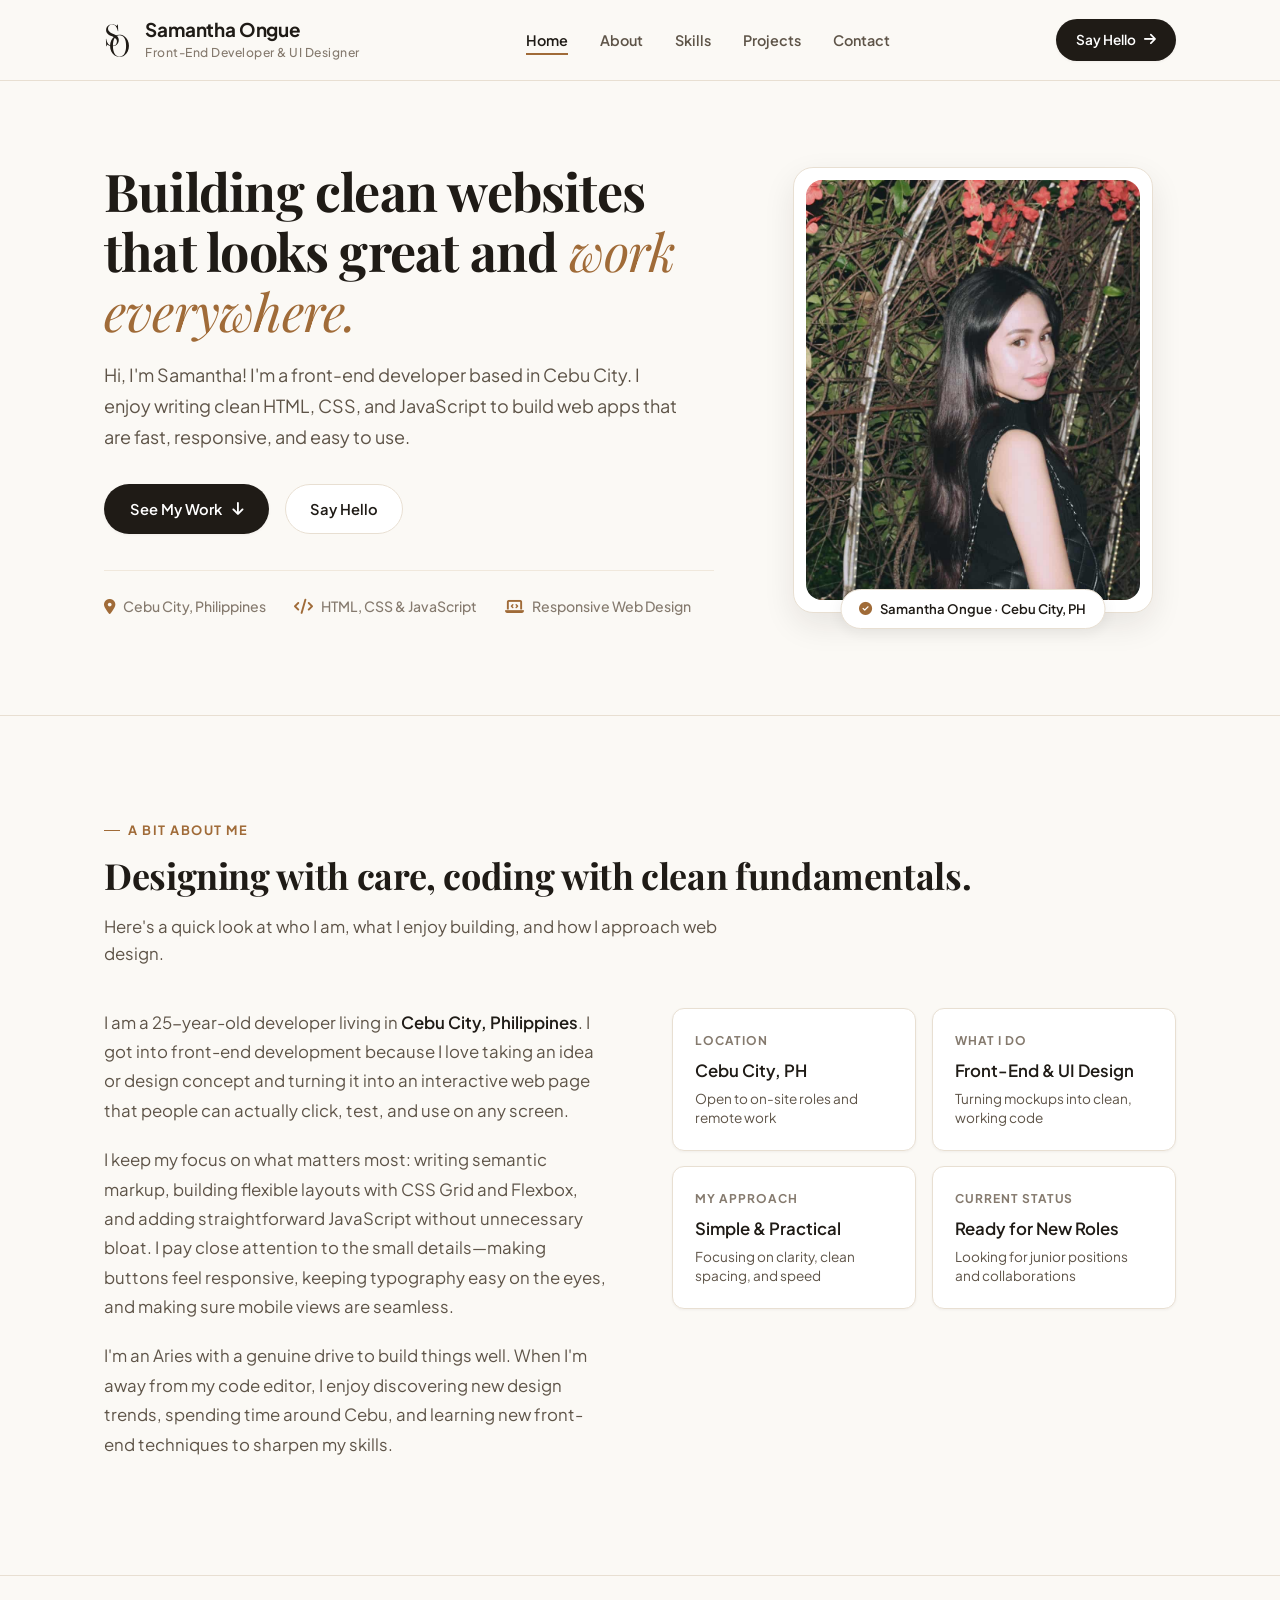
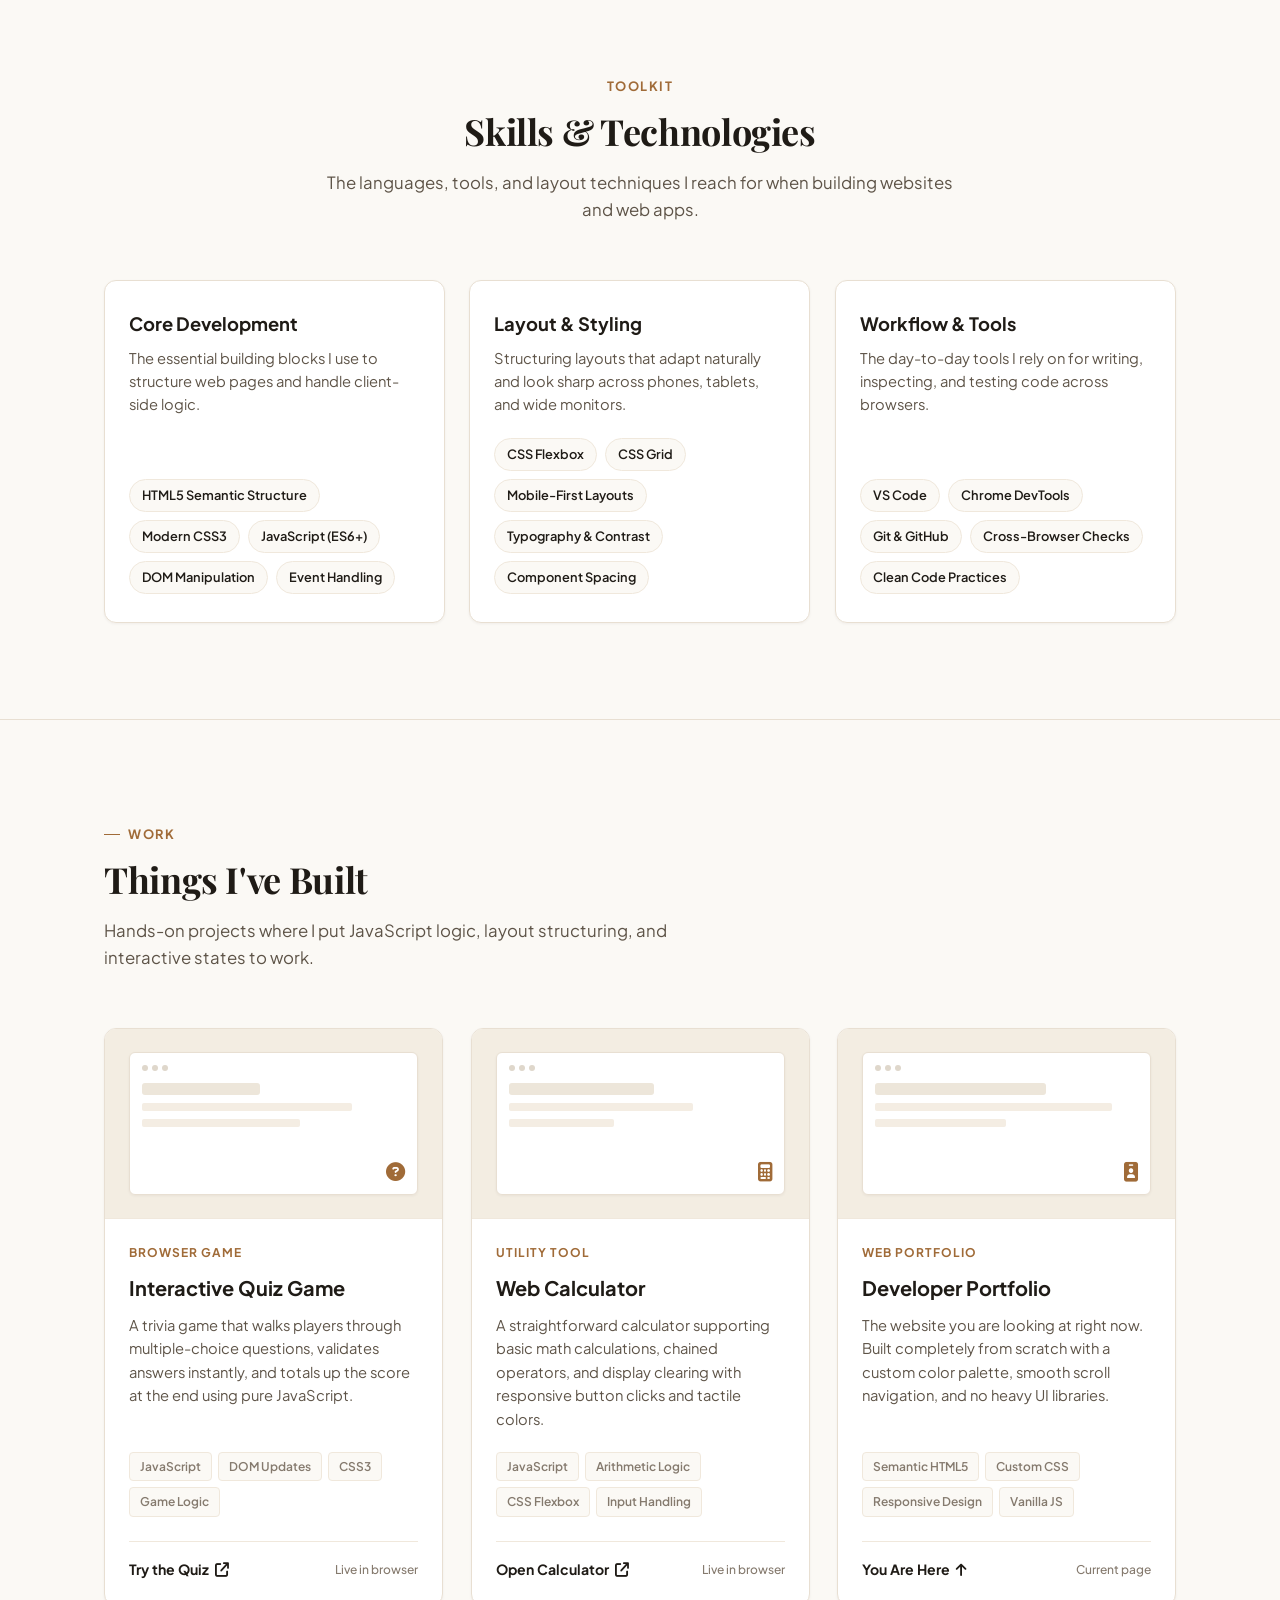
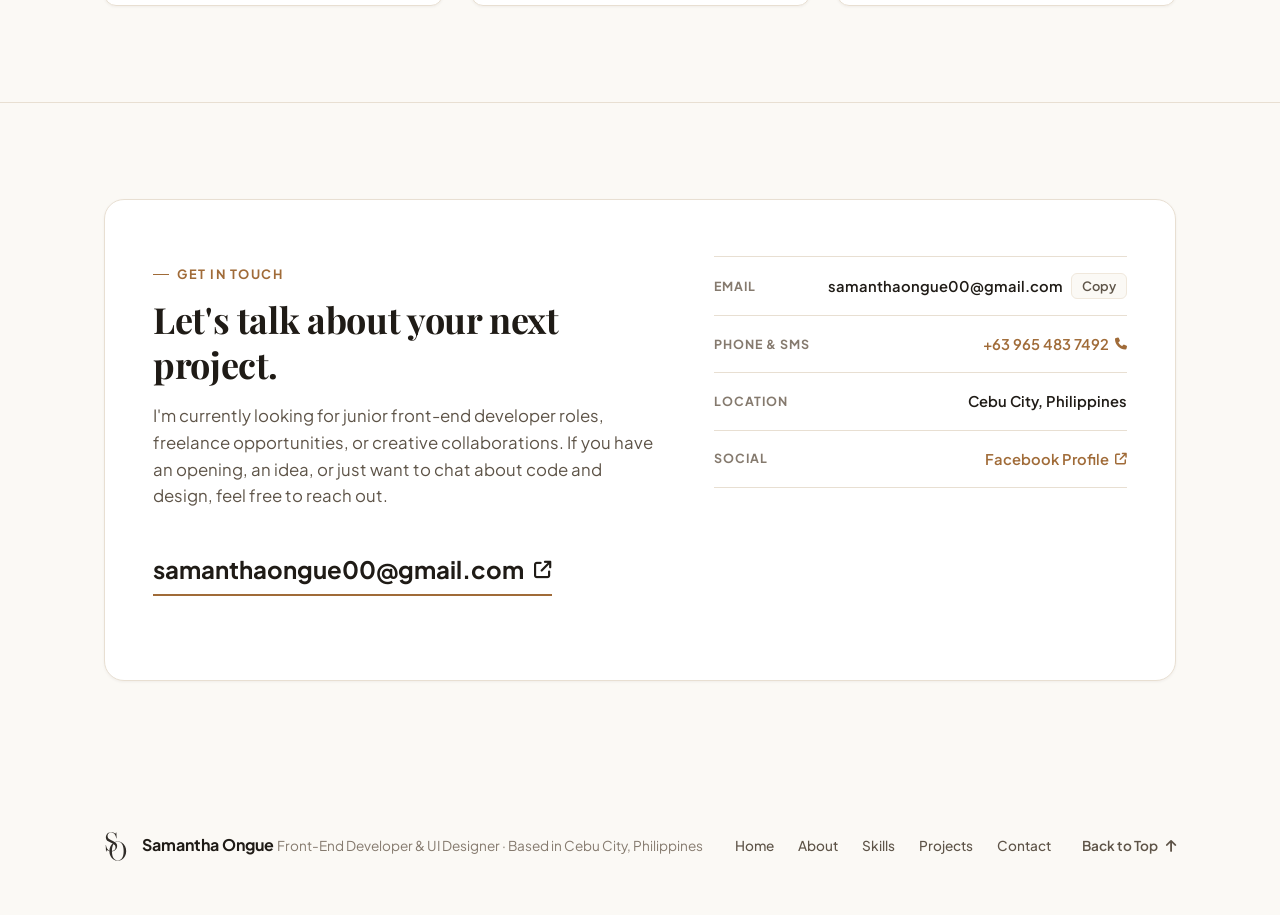
<file: index.html>
<!DOCTYPE html>
<html lang="en">

<head>
  <meta charset="UTF-8" />
  <meta name="viewport" content="width=device-width, initial-scale=1.0" />
  <title>Samantha Ongue | Front-End Developer & UI Designer</title>
  <meta name="description"
    content="Portfolio of Samantha Ongue, front-end developer and UI designer in Cebu City, Philippines" />

  <!-- Favicon -->
  <link rel="icon" type="image/svg+xml" href="logo.svg" />

  <!-- Typography -->
  <link rel="preconnect" href="https://fonts.googleapis.com">
  <link rel="preconnect" href="https://fonts.gstatic.com" crossorigin>
  <link
    href="https://fonts.googleapis.com/css2?family=Plus+Jakarta+Sans:wght@300;400;500;600;700&family=Playfair+Display:ital,wght@0,600;0,700;1,400&display=swap"
    rel="stylesheet">

  <!-- Font Awesome Icons -->
  <link rel="stylesheet" href="https://cdnjs.cloudflare.com/ajax/libs/font-awesome/6.5.1/css/all.min.css" />

  <!-- Main Stylesheet -->
  <link rel="stylesheet" href="style.css" />
</head>

<body>

  <!-- Site Navigation Header -->
  <header class="site-header" id="site-header">
    <div class="container nav-wrapper">
      <a href="#hero" class="brand-logo" aria-label="Samantha Ongue Home">
        <img src="logo.svg" alt="Samantha Ongue Monogram" class="brand-mark" />
        <div class="brand-text">
          <span class="brand-name">Samantha Ongue</span>
          <span class="brand-role">Front-End Developer & UI Designer</span>
        </div>
      </a>

      <nav aria-label="Main Navigation">
        <ul class="nav-links" id="nav-links">
          <li><a href="#hero" class="nav-link active">Home</a></li>
          <li><a href="#about" class="nav-link">About</a></li>
          <li><a href="#skills" class="nav-link">Skills</a></li>
          <li><a href="#projects" class="nav-link">Projects</a></li>
          <li><a href="#contact" class="nav-link">Contact</a></li>
        </ul>
      </nav>

      <div class="header-actions">
        <a href="#contact" class="btn-header-cta">
          <span>Say Hello</span>
          <i class="fa-solid fa-arrow-right" aria-hidden="true"></i>
        </a>
        <button class="mobile-toggle" id="mobile-toggle" aria-label="Toggle navigation menu" aria-expanded="false">
          <i class="fa-solid fa-bars" id="toggle-icon"></i>
        </button>
      </div>
    </div>
  </header>

  <!-- Main Content Structure -->
  <main>

    <!-- Hero Section -->
    <section class="hero-section" id="hero">
      <div class="container">
        <div class="hero-grid">

          <div class="hero-content">
            <h1 class="hero-headline">
              Building clean websites that looks great and <span class="sub-text">work everywhere.</span>
            </h1>

            <p class="hero-bio">
              Hi, I'm Samantha! I'm a front-end developer based in Cebu City. I enjoy writing clean HTML, CSS, and
              JavaScript to build web apps that are fast, responsive, and easy to use.
            </p>

            <div class="hero-actions">
              <a href="#projects" class="btn-primary">
                <span>See My Work</span>
                <i class="fa-solid fa-arrow-down" aria-hidden="true"></i>
              </a>
              <a href="#contact" class="btn-secondary">
                <span>Say Hello</span>
              </a>
            </div>

            <ul class="hero-meta-list">
              <li class="hero-meta-item">
                <i class="fa-solid fa-location-dot" aria-hidden="true"></i>
                <span>Cebu City, Philippines</span>
              </li>
              <li class="hero-meta-item">
                <i class="fa-solid fa-code" aria-hidden="true"></i>
                <span>HTML, CSS & JavaScript</span>
              </li>
              <li class="hero-meta-item">
                <i class="fa-solid fa-laptop-code" aria-hidden="true"></i>
                <span>Responsive Web Design</span>
              </li>
            </ul>
          </div>

          <div class="hero-visual">
            <div class="portrait-card">
              <div class="portrait-frame">
                <img src="images/samyoung.jpg" alt="Portrait of Samantha Ongue" class="portrait-img" />
              </div>
              <div class="portrait-tag">
                <i class="fa-solid fa-circle-check" aria-hidden="true"></i>
                <span>Samantha Ongue · Cebu City, PH</span>
              </div>
            </div>
          </div>

        </div>
      </div>
    </section>

    <!-- About Section -->
    <section class="section-block" id="about">
      <div class="container reveal-on-scroll">
        <span class="section-label">A Bit About Me</span>
        <h2 class="section-title">Designing with care, coding with clean fundamentals.</h2>
        <p class="section-description">
          Here's a quick look at who I am, what I enjoy building, and how I approach web design.
        </p>

        <div class="about-layout">
          <div class="about-text-content">
            <p>
              I am a 25-year-old developer living in <strong>Cebu City, Philippines</strong>. I got into front-end
              development because I love taking an idea or design concept and turning it into an interactive web page
              that people can actually click, test, and use on any screen.
            </p>
            <p>
              I keep my focus on what matters most: writing semantic markup, building flexible layouts with CSS Grid and
              Flexbox, and adding straightforward JavaScript without unnecessary bloat. I pay close attention to the
              small details—making buttons feel responsive, keeping typography easy on the eyes, and making sure mobile
              views are seamless.
            </p>
            <p>
              I'm an Aries with a genuine drive to build things well. When I'm away from my code editor, I enjoy
              discovering new design trends, spending time around Cebu, and learning new front-end techniques to sharpen
              my skills.
            </p>
          </div>

          <div class="about-facts-grid">
            <div class="fact-card reveal-on-scroll reveal-delay-1">
              <div class="fact-title">Location</div>
              <div class="fact-value">Cebu City, PH</div>
              <div class="fact-desc">Open to on-site roles and remote work</div>
            </div>

            <div class="fact-card reveal-on-scroll reveal-delay-2">
              <div class="fact-title">What I Do</div>
              <div class="fact-value">Front-End & UI Design</div>
              <div class="fact-desc">Turning mockups into clean, working code</div>
            </div>

            <div class="fact-card reveal-on-scroll reveal-delay-3">
              <div class="fact-title">My Approach</div>
              <div class="fact-value">Simple & Practical</div>
              <div class="fact-desc">Focusing on clarity, clean spacing, and speed</div>
            </div>

            <div class="fact-card reveal-on-scroll reveal-delay-4">
              <div class="fact-title">Current Status</div>
              <div class="fact-value">Ready for New Roles</div>
              <div class="fact-desc">Looking for junior positions and collaborations</div>
            </div>
          </div>
        </div>
      </div>
    </section>

    <!-- Skills Section -->
    <section class="section-block" id="skills">
      <div class="container reveal-on-scroll">
        <div class="skills-header">
          <span class="section-label">Toolkit</span>
          <h2 class="section-title">Skills & Technologies</h2>
          <p class="section-description" style="margin-left: auto; margin-right: auto;">
            The languages, tools, and layout techniques I reach for when building websites and web apps.
          </p>
        </div>

        <div class="skills-categories">

          <div class="skill-category-card reveal-on-scroll reveal-delay-1">
            <h3 class="category-title">Core Development</h3>
            <p class="category-intro">
              The essential building blocks I use to structure web pages and handle client-side logic.
            </p>
            <ul class="skill-tag-list">
              <li class="skill-tag">HTML5 Semantic Structure</li>
              <li class="skill-tag">Modern CSS3</li>
              <li class="skill-tag">JavaScript (ES6+)</li>
              <li class="skill-tag">DOM Manipulation</li>
              <li class="skill-tag">Event Handling</li>
            </ul>
          </div>

          <div class="skill-category-card reveal-on-scroll reveal-delay-2">
            <h3 class="category-title">Layout & Styling</h3>
            <p class="category-intro">
              Structuring layouts that adapt naturally and look sharp across phones, tablets, and wide monitors.
            </p>
            <ul class="skill-tag-list">
              <li class="skill-tag">CSS Flexbox</li>
              <li class="skill-tag">CSS Grid</li>
              <li class="skill-tag">Mobile-First Layouts</li>
              <li class="skill-tag">Typography & Contrast</li>
              <li class="skill-tag">Component Spacing</li>
            </ul>
          </div>

          <div class="skill-category-card reveal-on-scroll reveal-delay-3">
            <h3 class="category-title">Workflow & Tools</h3>
            <p class="category-intro">
              The day-to-day tools I rely on for writing, inspecting, and testing code across browsers.
            </p>
            <ul class="skill-tag-list">
              <li class="skill-tag">VS Code</li>
              <li class="skill-tag">Chrome DevTools</li>
              <li class="skill-tag">Git & GitHub</li>
              <li class="skill-tag">Cross-Browser Checks</li>
              <li class="skill-tag">Clean Code Practices</li>
            </ul>
          </div>

        </div>
      </div>
    </section>

    <!-- Projects Section -->
    <section class="section-block" id="projects">
      <div class="container reveal-on-scroll">
        <div class="projects-header">
          <span class="section-label">Work</span>
          <h2 class="section-title">Things I've Built</h2>
          <p class="section-description">
            Hands-on projects where I put JavaScript logic, layout structuring, and interactive states to work.
          </p>
        </div>

        <div class="projects-grid">

          <!-- Project 1: Quiz Application -->
          <article class="project-card reveal-on-scroll reveal-delay-1">
            <div class="project-preview">
              <div class="preview-mockup">
                <div class="mockup-bar">
                  <span class="mockup-dot"></span>
                  <span class="mockup-dot"></span>
                  <span class="mockup-dot"></span>
                </div>
                <div class="mockup-skeleton-title"></div>
                <div class="mockup-skeleton-row"></div>
                <div class="mockup-skeleton-row" style="width: 60%;"></div>
                <i class="fa-solid fa-circle-question mockup-interactive-icon" aria-hidden="true"></i>
              </div>
            </div>

            <div class="project-content">
              <span class="project-type-tag">Browser Game</span>
              <h3 class="project-name">Interactive Quiz Game</h3>
              <p class="project-summary">
                A trivia game that walks players through multiple-choice questions, validates answers instantly, and
                totals up the score at the end using pure JavaScript.
              </p>

              <ul class="project-tech-stack">
                <li class="tech-pill">JavaScript</li>
                <li class="tech-pill">DOM Updates</li>
                <li class="tech-pill">CSS3</li>
                <li class="tech-pill">Game Logic</li>
              </ul>

              <div class="project-card-footer">
                <a href="quiz.html" target="_blank" rel="noopener noreferrer" class="btn-project-link">
                  <span>Try the Quiz</span>
                  <i class="fa-solid fa-arrow-up-right-from-square" aria-hidden="true"></i>
                </a>
                <span class="project-status-note">Live in browser</span>
              </div>
            </div>
          </article>

          <!-- Project 2: Calculator -->
          <article class="project-card reveal-on-scroll reveal-delay-2">
            <div class="project-preview">
              <div class="preview-mockup">
                <div class="mockup-bar">
                  <span class="mockup-dot"></span>
                  <span class="mockup-dot"></span>
                  <span class="mockup-dot"></span>
                </div>
                <div class="mockup-skeleton-title" style="width: 55%;"></div>
                <div class="mockup-skeleton-row" style="width: 70%;"></div>
                <div class="mockup-skeleton-row" style="width: 40%;"></div>
                <i class="fa-solid fa-calculator mockup-interactive-icon" aria-hidden="true"></i>
              </div>
            </div>

            <div class="project-content">
              <span class="project-type-tag">Utility Tool</span>
              <h3 class="project-name">Web Calculator</h3>
              <p class="project-summary">
                A straightforward calculator supporting basic math calculations, chained operators, and display clearing
                with responsive button clicks and tactile colors.
              </p>

              <ul class="project-tech-stack">
                <li class="tech-pill">JavaScript</li>
                <li class="tech-pill">Arithmetic Logic</li>
                <li class="tech-pill">CSS Flexbox</li>
                <li class="tech-pill">Input Handling</li>
              </ul>

              <div class="project-card-footer">
                <a href="calcu.html" target="_blank" rel="noopener noreferrer" class="btn-project-link">
                  <span>Open Calculator</span>
                  <i class="fa-solid fa-arrow-up-right-from-square" aria-hidden="true"></i>
                </a>
                <span class="project-status-note">Live in browser</span>
              </div>
            </div>
          </article>

          <!-- Project 3: Portfolio Redesign -->
          <article class="project-card reveal-on-scroll reveal-delay-3">
            <div class="project-preview">
              <div class="preview-mockup">
                <div class="mockup-bar">
                  <span class="mockup-dot"></span>
                  <span class="mockup-dot"></span>
                  <span class="mockup-dot"></span>
                </div>
                <div class="mockup-skeleton-title" style="width: 65%;"></div>
                <div class="mockup-skeleton-row" style="width: 90%;"></div>
                <div class="mockup-skeleton-row" style="width: 50%;"></div>
                <i class="fa-solid fa-id-badge mockup-interactive-icon" aria-hidden="true"></i>
              </div>
            </div>

            <div class="project-content">
              <span class="project-type-tag">Web Portfolio</span>
              <h3 class="project-name">Developer Portfolio</h3>
              <p class="project-summary">
                The website you are looking at right now. Built completely from scratch with a custom color palette,
                smooth scroll navigation, and no heavy UI libraries.
              </p>

              <ul class="project-tech-stack">
                <li class="tech-pill">Semantic HTML5</li>
                <li class="tech-pill">Custom CSS</li>
                <li class="tech-pill">Responsive Design</li>
                <li class="tech-pill">Vanilla JS</li>
              </ul>

              <div class="project-card-footer">
                <a href="#hero" class="btn-project-link">
                  <span>You Are Here</span>
                  <i class="fa-solid fa-arrow-up" aria-hidden="true"></i>
                </a>
                <span class="project-status-note">Current page</span>
              </div>
            </div>
          </article>

        </div>
      </div>
    </section>

    <!-- Clean, Non-Boring Contact Section -->
    <section class="section-block" id="contact" style="border-bottom: none;">
      <div class="container reveal-on-scroll">
        <div class="contact-card">
          <div class="contact-layout">

            <div>
              <span class="section-label">Get in Touch</span>
              <h2 class="section-title">Let's talk about your next project.</h2>
              <p class="section-description" style="margin-bottom: 24px;">
                I'm currently looking for junior front-end developer roles, freelance opportunities, or creative
                collaborations. If you have an opening, an idea, or just want to chat about code and design, feel free to
                reach out.
              </p>

              <a href="mailto:samanthaongue00@gmail.com" class="contact-main-email" title="Click to send an email">
                <span>samanthaongue00@gmail.com</span>
                <i class="fa-solid fa-arrow-up-right-from-square" style="font-size: 1.1rem;" aria-hidden="true"></i>
              </a>
            </div>

            <div class="contact-directory">
              <div class="contact-entry">
                <span class="contact-entry-label">Email</span>
                <div style="display:flex; align-items:center;">
                  <span class="contact-entry-value">samanthaongue00@gmail.com</span>
                  <button class="btn-copy-inline" id="copy-email-btn" title="Copy to clipboard">Copy</button>
                </div>
              </div>

              <div class="contact-entry">
                <span class="contact-entry-label">Phone & SMS</span>
                <a href="tel:+639654837492" class="contact-entry-link">
                  <span>+63 965 483 7492</span>
                  <i class="fa-solid fa-phone" style="font-size: 0.75rem;" aria-hidden="true"></i>
                </a>
              </div>

              <div class="contact-entry">
                <span class="contact-entry-label">Location</span>
                <span class="contact-entry-value">Cebu City, Philippines</span>
              </div>

              <div class="contact-entry">
                <span class="contact-entry-label">Social</span>
                <a href="https://www.facebook.com/sam.imperial.334" target="_blank" rel="noopener noreferrer"
                  class="contact-entry-link">
                  <span>Facebook Profile</span>
                  <i class="fa-solid fa-arrow-up-right-from-square" style="font-size: 0.75rem;" aria-hidden="true"></i>
                </a>
              </div>
            </div>

          </div>
        </div>
      </div>
    </section>

  </main>

  <!-- Site Footer -->
  <footer class="site-footer">
    <div class="container footer-content">
      <div class="footer-left">
        <div class="footer-brand-wrap">
          <img src="logo.svg" alt="Samantha Ongue Monogram" class="footer-mark" />
          <div>
            <span class="footer-author">Samantha Ongue</span>
            <span class="footer-copyright">Front-End Developer & UI Designer · Based in Cebu City, Philippines</span>
          </div>
        </div>
      </div>

      <ul class="footer-links">
        <li><a href="#hero">Home</a></li>
        <li><a href="#about">About</a></li>
        <li><a href="#skills">Skills</a></li>
        <li><a href="#projects">Projects</a></li>
        <li><a href="#contact">Contact</a></li>
      </ul>

      <div>
        <a href="#hero" class="back-to-top" id="back-to-top" aria-label="Back to top of page">
          <span>Back to Top</span>
          <i class="fa-solid fa-arrow-up" aria-hidden="true"></i>
        </a>
      </div>
    </div>
  </footer>

  <!-- Toast Notification for Copy Action -->
  <div class="toast-notice" id="toast-notice" role="status" aria-live="polite">
    <i class="fa-solid fa-check" aria-hidden="true"></i>
    <span>Email copied to clipboard!</span>
  </div>

  <!-- Interactive JavaScript logic -->
  <script>
    // 1. Always reset scroll to the top on page refresh
    if ('scrollRestoration' in history) {
      history.scrollRestoration = 'manual';
    }
    window.scrollTo(0, 0);

    window.addEventListener('beforeunload', () => {
      window.scrollTo(0, 0);
    });

    if (window.location.hash) {
      history.replaceState(null, '', window.location.pathname);
    }

    document.addEventListener('DOMContentLoaded', () => {
      // Immediate reset to ensure top scroll on reload
      window.scrollTo({ top: 0, left: 0, behavior: 'instant' });

      // 2. Smooth Scroll Reveal on Scroll (IntersectionObserver)
      const revealElements = document.querySelectorAll('.reveal-on-scroll');
      if ('IntersectionObserver' in window) {
        const revealObserver = new IntersectionObserver((entries, observer) => {
          entries.forEach(entry => {
            if (entry.isIntersecting) {
              entry.target.classList.add('is-visible');
              observer.unobserve(entry.target);
            }
          });
        }, {
          threshold: 0.1,
          rootMargin: '0px 0px -30px 0px'
        });

        revealElements.forEach(el => revealObserver.observe(el));
      } else {
        revealElements.forEach(el => el.classList.add('is-visible'));
      }

      // 3. Smooth Offset Scrolling for All Anchor Links & Back to Top
      const backToTopBtn = document.getElementById('back-to-top');
      if (backToTopBtn) {
        backToTopBtn.addEventListener('click', (e) => {
          e.preventDefault();
          window.scrollTo({
            top: 0,
            behavior: 'smooth'
          });
        });
      }

      document.querySelectorAll('a[href^="#"]').forEach(anchor => {
        anchor.addEventListener('click', function (e) {
          const targetId = this.getAttribute('href');
          if (targetId === '#') return;

          // Always glide cleanly to top for hero or header links
          if (targetId === '#hero' || targetId === '#site-header' || this.id === 'back-to-top') {
            e.preventDefault();
            window.scrollTo({
              top: 0,
              behavior: 'smooth'
            });
            return;
          }

          const targetElement = document.querySelector(targetId);
          if (targetElement) {
            e.preventDefault();
            const headerHeight = document.getElementById('site-header')?.offsetHeight || 72;
            const targetOffset = targetElement.offsetTop - headerHeight;

            window.scrollTo({
              top: Math.max(0, targetOffset),
              behavior: 'smooth'
            });
          }
        });
      });

      // Mobile Navigation Drawer Toggle
      const mobileToggle = document.getElementById('mobile-toggle');
      const navLinks = document.getElementById('nav-links');
      const toggleIcon = document.getElementById('toggle-icon');

      if (mobileToggle && navLinks) {
        mobileToggle.addEventListener('click', () => {
          const isOpen = navLinks.classList.toggle('open');
          mobileToggle.setAttribute('aria-expanded', isOpen);
          if (isOpen) {
            toggleIcon.classList.remove('fa-bars');
            toggleIcon.classList.add('fa-xmark');
          } else {
            toggleIcon.classList.remove('fa-xmark');
            toggleIcon.classList.add('fa-bars');
          }
        });

        // Close mobile nav when clicking a link
        navLinks.querySelectorAll('a').forEach(link => {
          link.addEventListener('click', () => {
            navLinks.classList.remove('open');
            mobileToggle.setAttribute('aria-expanded', 'false');
            toggleIcon.classList.remove('fa-xmark');
            toggleIcon.classList.add('fa-bars');
          });
        });
      }

      // Smooth Active Nav Highlighting on Scroll
      const sections = document.querySelectorAll('section[id]');
      const navItems = document.querySelectorAll('.nav-link');

      window.addEventListener('scroll', () => {
        let currentSectionId = '';
        const scrollPosition = window.scrollY + 120;

        sections.forEach(section => {
          const sectionTop = section.offsetTop;
          const sectionHeight = section.offsetHeight;
          if (scrollPosition >= sectionTop && scrollPosition < sectionTop + sectionHeight) {
            currentSectionId = section.getAttribute('id');
          }
        });

        navItems.forEach(link => {
          link.classList.remove('active');
          if (link.getAttribute('href') === `#${currentSectionId}`) {
            link.classList.add('active');
          }
        });
      });

      // Quick Copy Email to Clipboard
      const copyBtn = document.getElementById('copy-email-btn');
      const toast = document.getElementById('toast-notice');
      const emailText = 'samanthaongue00@gmail.com';

      if (copyBtn && toast) {
        copyBtn.addEventListener('click', async () => {
          try {
            await navigator.clipboard.writeText(emailText);
            toast.classList.add('visible');
            setTimeout(() => {
              toast.classList.remove('visible');
            }, 3000);
          } catch (err) {
            const tempInput = document.createElement('input');
            tempInput.value = emailText;
            document.body.appendChild(tempInput);
            tempInput.select();
            document.execCommand('copy');
            document.body.removeChild(tempInput);
            toast.classList.add('visible');
            setTimeout(() => {
              toast.classList.remove('visible');
            }, 3000);
          }
        });
      }
    });
  </script>

</body>

</html>
</file>
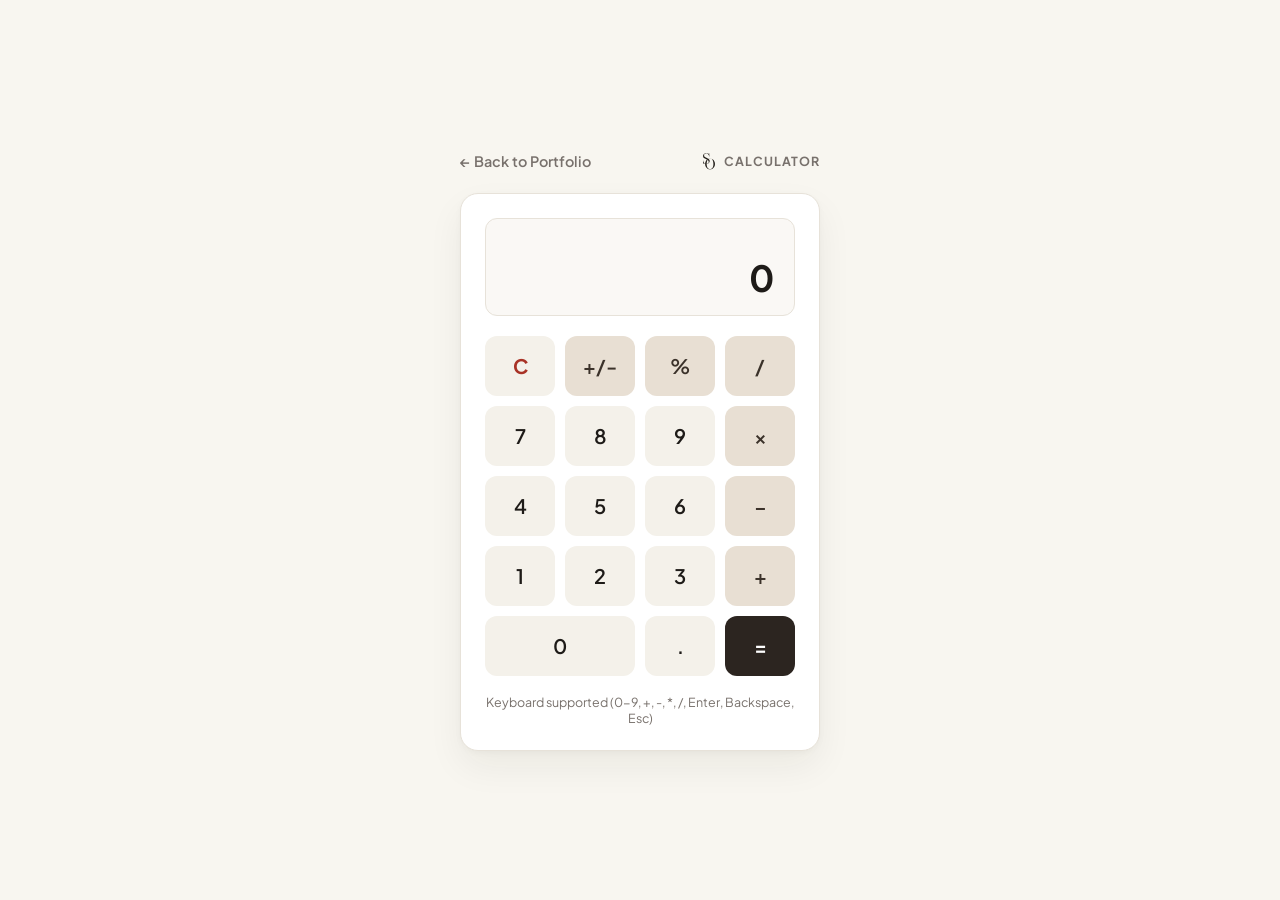
<file: calcu.html>
<!DOCTYPE html>
<html lang="en">
<head>
  <meta charset="UTF-8">
  <meta name="viewport" content="width=device-width, initial-scale=1.0">
  <title>Calculator | Samantha Ongue</title>
  <link rel="icon" type="image/svg+xml" href="logo.svg" />
  <link rel="preconnect" href="https://fonts.googleapis.com">
  <link rel="preconnect" href="https://fonts.gstatic.com" crossorigin>
  <link href="https://fonts.googleapis.com/css2?family=Plus+Jakarta+Sans:wght@400;500;600;700&display=swap" rel="stylesheet">
  <style>
    :root {
      --bg-page: #f8f6f0;
      --bg-calc: #ffffff;
      --text-main: #1e1b18;
      --text-muted: #78716c;
      --border-subtle: #e7e2d9;
      --btn-num-bg: #f4f1ea;
      --btn-num-hover: #eae5dc;
      --btn-op-bg: #e8dfd3;
      --btn-op-hover: #ddd2c4;
      --btn-accent: #2c2520;
      --btn-accent-hover: #453c35;
      --radius: 18px;
      --radius-btn: 12px;
    }

    * {
      box-sizing: border-box;
      margin: 0;
      padding: 0;
    }

    body {
      font-family: 'Plus Jakarta Sans', -apple-system, BlinkMacSystemFont, sans-serif;
      background-color: var(--bg-page);
      color: var(--text-main);
      min-height: 100vh;
      display: flex;
      flex-direction: column;
      align-items: center;
      justify-content: center;
      padding: 24px;
    }

    .top-nav {
      width: 100%;
      max-width: 360px;
      margin-bottom: 20px;
      display: flex;
      justify-content: space-between;
      align-items: center;
    }

    .back-link {
      color: var(--text-muted);
      text-decoration: none;
      font-size: 0.9rem;
      font-weight: 600;
      display: inline-flex;
      align-items: center;
      gap: 6px;
      transition: color 0.2s ease;
    }

    .back-link:hover {
      color: var(--text-main);
    }

    .app-tag {
      font-size: 0.78rem;
      font-weight: 700;
      text-transform: uppercase;
      letter-spacing: 0.08em;
      color: var(--text-muted);
    }

    .calculator-wrapper {
      background: var(--bg-calc);
      width: 100%;
      max-width: 360px;
      border-radius: var(--radius);
      border: 1px solid var(--border-subtle);
      box-shadow: 0 16px 36px rgba(30, 27, 24, 0.06), 0 2px 6px rgba(30, 27, 24, 0.03);
      padding: 24px;
    }

    .display-screen {
      background: #faf8f5;
      border: 1px solid var(--border-subtle);
      border-radius: 12px;
      padding: 16px 20px;
      margin-bottom: 20px;
      text-align: right;
      min-height: 96px;
      display: flex;
      flex-direction: column;
      justify-content: flex-end;
      overflow: hidden;
    }

    .display-prev {
      font-size: 0.9rem;
      color: var(--text-muted);
      min-height: 22px;
      word-break: break-all;
      letter-spacing: 0.02em;
    }

    .display-curr {
      font-size: 2.25rem;
      font-weight: 700;
      color: var(--text-main);
      line-height: 1.15;
      word-break: break-all;
    }

    .keypad-grid {
      display: grid;
      grid-template-columns: repeat(4, 1fr);
      gap: 10px;
    }

    .calc-btn {
      font-family: inherit;
      font-size: 1.25rem;
      font-weight: 600;
      border: 1px solid transparent;
      border-radius: var(--radius-btn);
      height: 60px;
      cursor: pointer;
      display: flex;
      align-items: center;
      justify-content: center;
      background-color: var(--btn-num-bg);
      color: var(--text-main);
      transition: all 0.15s ease;
      user-select: none;
    }

    .calc-btn:hover {
      background-color: var(--btn-num-hover);
      transform: translateY(-1px);
    }

    .calc-btn:active {
      transform: translateY(1px);
    }

    .calc-btn.op {
      background-color: var(--btn-op-bg);
      font-weight: 600;
      color: #3b322a;
    }

    .calc-btn.op:hover {
      background-color: var(--btn-op-hover);
    }

    .calc-btn.equals {
      background-color: var(--btn-accent);
      color: #ffffff;
      font-weight: 700;
    }

    .calc-btn.equals:hover {
      background-color: var(--btn-accent-hover);
    }

    .calc-btn.clear {
      color: #a83226;
      font-weight: 700;
    }

    .calc-btn.span-two {
      grid-column: span 2;
    }

    .keyboard-hint {
      margin-top: 18px;
      text-align: center;
      font-size: 0.78rem;
      color: var(--text-muted);
    }
  </style>
</head>
<body>

  <div class="top-nav">
    <a href="index.html" class="back-link">&larr; Back to Portfolio</a>
    <div style="display:flex; align-items:center; gap:8px;">
      <img src="logo.svg" alt="Samantha Ongue Logo" style="height:24px; width:auto;" />
      <span class="app-tag">Calculator</span>
    </div>
  </div>

  <div class="calculator-wrapper">
    <div class="display-screen" aria-live="polite">
      <div class="display-prev" id="display-prev"></div>
      <div class="display-curr" id="display-curr">0</div>
    </div>

    <div class="keypad-grid">
      <button class="calc-btn clear" onclick="handleClear()">C</button>
      <button class="calc-btn op" onclick="handleNegate()">+/-</button>
      <button class="calc-btn op" onclick="handlePercent()">%</button>
      <button class="calc-btn op" onclick="handleOperator('/')">/</button>

      <button class="calc-btn" onclick="handleNumber('7')">7</button>
      <button class="calc-btn" onclick="handleNumber('8')">8</button>
      <button class="calc-btn" onclick="handleNumber('9')">9</button>
      <button class="calc-btn op" onclick="handleOperator('*')">&times;</button>

      <button class="calc-btn" onclick="handleNumber('4')">4</button>
      <button class="calc-btn" onclick="handleNumber('5')">5</button>
      <button class="calc-btn" onclick="handleNumber('6')">6</button>
      <button class="calc-btn op" onclick="handleOperator('-')">&minus;</button>

      <button class="calc-btn" onclick="handleNumber('1')">1</button>
      <button class="calc-btn" onclick="handleNumber('2')">2</button>
      <button class="calc-btn" onclick="handleNumber('3')">3</button>
      <button class="calc-btn op" onclick="handleOperator('+')">+</button>

      <button class="calc-btn span-two" onclick="handleNumber('0')">0</button>
      <button class="calc-btn" onclick="handleDecimal()">.</button>
      <button class="calc-btn equals" onclick="handleEquals()">=</button>
    </div>

    <p class="keyboard-hint">Keyboard supported (0-9, +, -, *, /, Enter, Backspace, Esc)</p>
  </div>

  <script>
    if ('scrollRestoration' in history) {
      history.scrollRestoration = 'manual';
    }
    window.scrollTo(0, 0);

    let currentInput = '0';
    let previousInput = '';
    let currentOperator = null;
    let shouldResetDisplay = false;

    const displayCurr = document.getElementById('display-curr');
    const displayPrev = document.getElementById('display-prev');

    function updateDisplay() {
      displayCurr.textContent = currentInput;
      if (currentOperator != null && previousInput !== '') {
        const symbol = currentOperator === '*' ? 'x' : currentOperator;
        displayPrev.textContent = `${previousInput} ${symbol}`;
      } else {
        displayPrev.textContent = '';
      }
    }

    function handleNumber(num) {
      if (currentInput === '0' || shouldResetDisplay) {
        currentInput = num;
        shouldResetDisplay = false;
      } else {
        if (currentInput.length < 12) {
          currentInput += num;
        }
      }
      updateDisplay();
    }

    function handleDecimal() {
      if (shouldResetDisplay) {
        currentInput = '0.';
        shouldResetDisplay = false;
        updateDisplay();
        return;
      }
      if (!currentInput.includes('.')) {
        currentInput += '.';
        updateDisplay();
      }
    }

    function handleOperator(op) {
      if (currentOperator !== null && !shouldResetDisplay) {
        calculate();
      }
      previousInput = currentInput;
      currentOperator = op;
      shouldResetDisplay = true;
      updateDisplay();
    }

    function calculate() {
      if (currentOperator === null || shouldResetDisplay) return;

      const prev = parseFloat(previousInput);
      const curr = parseFloat(currentInput);

      if (isNaN(prev) || isNaN(curr)) return;

      let result = 0;
      switch (currentOperator) {
        case '+':
          result = prev + curr;
          break;
        case '-':
          result = prev - curr;
          break;
        case '*':
          result = prev * curr;
          break;
        case '/':
          if (curr === 0) {
            currentInput = 'Error';
            previousInput = '';
            currentOperator = null;
            shouldResetDisplay = true;
            updateDisplay();
            return;
          }
          result = prev / curr;
          break;
        default:
          return;
      }

      // Round to 8 decimal places max to prevent floating precision bugs
      result = Math.round(result * 100000000) / 100000000;
      currentInput = result.toString();
      currentOperator = null;
      previousInput = '';
      shouldResetDisplay = true;
      updateDisplay();
    }

    function handleEquals() {
      calculate();
    }

    function handleClear() {
      currentInput = '0';
      previousInput = '';
      currentOperator = null;
      shouldResetDisplay = false;
      updateDisplay();
    }

    function handleNegate() {
      if (currentInput === '0' || currentInput === 'Error') return;
      currentInput = (parseFloat(currentInput) * -1).toString();
      updateDisplay();
    }

    function handlePercent() {
      if (currentInput === '0' || currentInput === 'Error') return;
      currentInput = (parseFloat(currentInput) / 100).toString();
      updateDisplay();
    }

    // Keyboard support
    document.addEventListener('keydown', (e) => {
      if (e.key >= '0' && e.key <= '9') {
        handleNumber(e.key);
      } else if (e.key === '.') {
        handleDecimal();
      } else if (e.key === '+' || e.key === '-' || e.key === '*' || e.key === '/') {
        handleOperator(e.key);
      } else if (e.key === 'Enter' || e.key === '=') {
        e.preventDefault();
        handleEquals();
      } else if (e.key === 'Escape' || e.key.toLowerCase() === 'c') {
        handleClear();
      } else if (e.key === 'Backspace') {
        if (!shouldResetDisplay && currentInput !== '0' && currentInput.length > 0) {
          currentInput = currentInput.slice(0, -1);
          if (currentInput === '' || currentInput === '-') currentInput = '0';
          updateDisplay();
        }
      }
    });

    updateDisplay();
  </script>
</body>
</html>
</file>
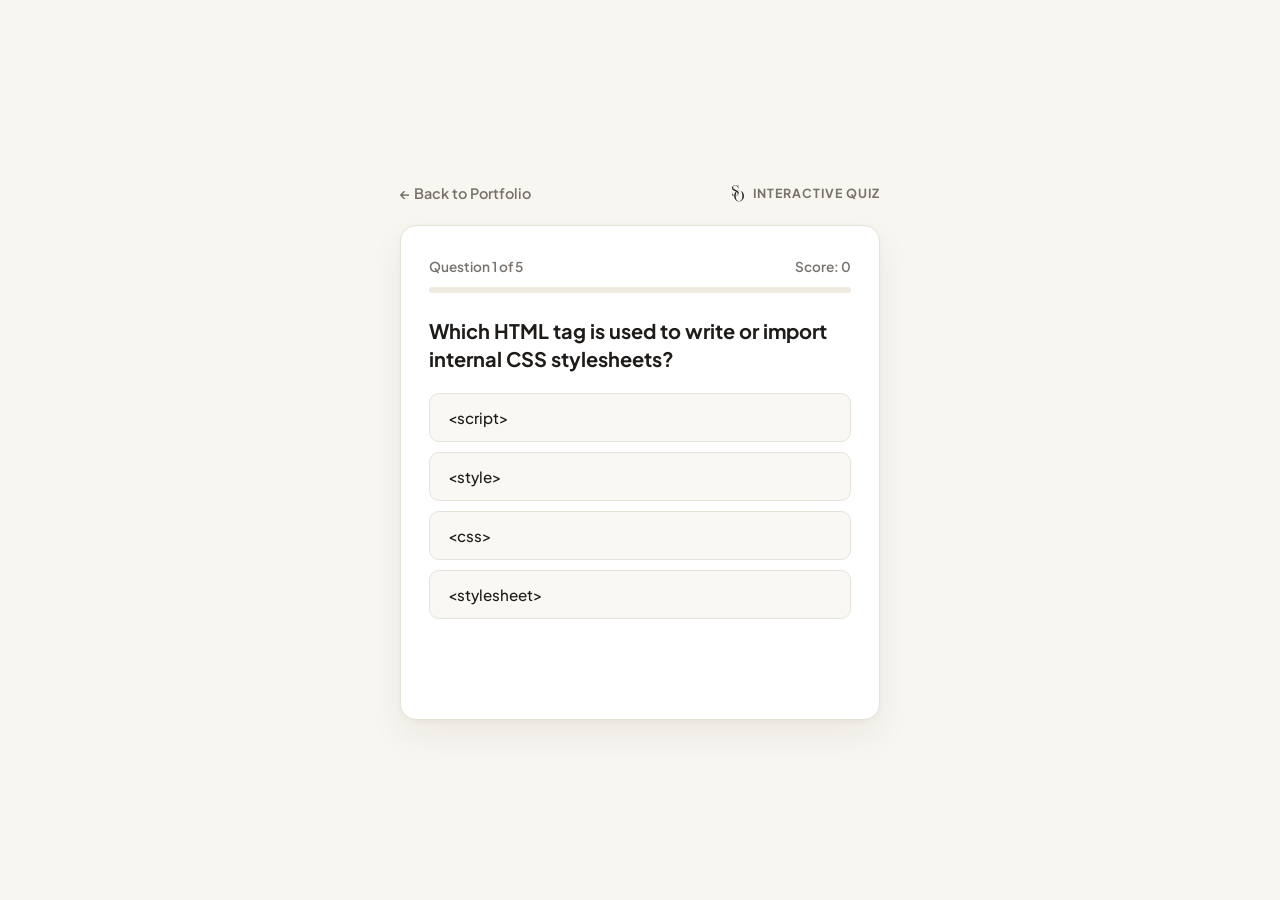
<file: quiz.html>
<!DOCTYPE html>
<html lang="en">
<head>
  <meta charset="UTF-8">
  <meta name="viewport" content="width=device-width, initial-scale=1.0">
  <title>Quiz Game | Samantha Ongue</title>
  <link rel="icon" type="image/svg+xml" href="logo.svg" />
  <link rel="preconnect" href="https://fonts.googleapis.com">
  <link rel="preconnect" href="https://fonts.gstatic.com" crossorigin>
  <link href="https://fonts.googleapis.com/css2?family=Plus+Jakarta+Sans:wght@400;500;600;700&display=swap" rel="stylesheet">
  <style>
    :root {
      --bg-page: #f8f6f0;
      --bg-card: #ffffff;
      --text-main: #1e1b18;
      --text-muted: #78716c;
      --border-subtle: #e7e2d9;
      --accent-dark: #2c2520;
      --accent-hover: #453c35;
      --correct-bg: #eaf5ec;
      --correct-border: #48a05c;
      --correct-text: #1b632c;
      --wrong-bg: #fdeeee;
      --wrong-border: #d9534f;
      --wrong-text: #962220;
      --radius: 16px;
      --radius-sm: 10px;
    }

    * {
      box-sizing: border-box;
      margin: 0;
      padding: 0;
    }

    body {
      font-family: 'Plus Jakarta Sans', -apple-system, BlinkMacSystemFont, sans-serif;
      background-color: var(--bg-page);
      color: var(--text-main);
      min-height: 100vh;
      display: flex;
      flex-direction: column;
      align-items: center;
      justify-content: center;
      padding: 24px;
    }

    .top-nav {
      width: 100%;
      max-width: 480px;
      margin-bottom: 20px;
      display: flex;
      justify-content: space-between;
      align-items: center;
    }

    .back-link {
      color: var(--text-muted);
      text-decoration: none;
      font-size: 0.9rem;
      font-weight: 600;
      display: inline-flex;
      align-items: center;
      gap: 6px;
      transition: color 0.2s ease;
    }

    .back-link:hover {
      color: var(--text-main);
    }

    .app-tag {
      font-size: 0.78rem;
      font-weight: 700;
      text-transform: uppercase;
      letter-spacing: 0.08em;
      color: var(--text-muted);
    }

    .quiz-card {
      background: var(--bg-card);
      width: 100%;
      max-width: 480px;
      border-radius: var(--radius);
      border: 1px solid var(--border-subtle);
      box-shadow: 0 16px 36px rgba(30, 27, 24, 0.06), 0 2px 6px rgba(30, 27, 24, 0.03);
      padding: 32px 28px;
    }

    .progress-header {
      display: flex;
      justify-content: space-between;
      align-items: center;
      margin-bottom: 12px;
      font-size: 0.85rem;
      font-weight: 600;
      color: var(--text-muted);
    }

    .progress-bar-track {
      width: 100%;
      height: 6px;
      background-color: #f0eae1;
      border-radius: 999px;
      overflow: hidden;
      margin-bottom: 24px;
    }

    .progress-bar-fill {
      height: 100%;
      width: 0%;
      background-color: var(--accent-dark);
      transition: width 0.3s ease;
    }

    .question-title {
      font-size: 1.25rem;
      font-weight: 700;
      line-height: 1.4;
      margin-bottom: 20px;
      color: var(--text-main);
    }

    .options-list {
      display: flex;
      flex-direction: column;
      gap: 10px;
      margin-bottom: 20px;
    }

    .option-btn {
      font-family: inherit;
      font-size: 0.95rem;
      font-weight: 500;
      text-align: left;
      padding: 14px 18px;
      background: #faf8f5;
      border: 1px solid var(--border-subtle);
      border-radius: var(--radius-sm);
      color: var(--text-main);
      cursor: pointer;
      transition: all 0.15s ease;
      display: flex;
      justify-content: space-between;
      align-items: center;
    }

    .option-btn:hover:not(:disabled) {
      background: #f2ece3;
      border-color: #d8cebf;
      transform: translateY(-1px);
    }

    .option-btn:disabled {
      cursor: default;
    }

    .option-btn.correct {
      background: var(--correct-bg);
      border-color: var(--correct-border);
      color: var(--correct-text);
      font-weight: 600;
    }

    .option-btn.wrong {
      background: var(--wrong-bg);
      border-color: var(--wrong-border);
      color: var(--wrong-text);
      font-weight: 600;
    }

    .card-footer {
      display: flex;
      justify-content: space-between;
      align-items: center;
      min-height: 48px;
    }

    .feedback-message {
      font-size: 0.88rem;
      font-weight: 600;
      color: var(--text-muted);
    }

    .feedback-message.correct {
      color: var(--correct-text);
    }

    .feedback-message.wrong {
      color: var(--wrong-text);
    }

    .btn-action {
      font-family: inherit;
      font-size: 0.9rem;
      font-weight: 600;
      padding: 10px 20px;
      background: var(--accent-dark);
      color: #ffffff;
      border: none;
      border-radius: var(--radius-sm);
      cursor: pointer;
      transition: background 0.2s ease;
      margin-left: auto;
    }

    .btn-action:hover {
      background: var(--accent-hover);
    }

    /* Score completion card */
    .completion-view {
      text-align: center;
      padding: 16px 0;
    }

    .completion-title {
      font-size: 1.5rem;
      font-weight: 700;
      margin-bottom: 8px;
    }

    .completion-desc {
      font-size: 0.95rem;
      color: var(--text-muted);
      margin-bottom: 24px;
    }

    .score-badge {
      display: inline-block;
      font-size: 2.25rem;
      font-weight: 700;
      color: var(--text-main);
      background: #faf8f5;
      padding: 16px 32px;
      border-radius: var(--radius-sm);
      border: 1px solid var(--border-subtle);
      margin-bottom: 24px;
    }
  </style>
</head>
<body>

  <div class="top-nav">
    <a href="index.html" class="back-link">&larr; Back to Portfolio</a>
    <div style="display:flex; align-items:center; gap:8px;">
      <img src="logo.svg" alt="Samantha Ongue Logo" style="height:24px; width:auto;" />
      <span class="app-tag">Interactive Quiz</span>
    </div>
  </div>

  <div class="quiz-card" id="quiz-card">
    <div id="quiz-screen">
      <div class="progress-header">
        <span id="question-counter">Question 1 of 5</span>
        <span id="current-score">Score: 0</span>
      </div>

      <div class="progress-bar-track">
        <div class="progress-bar-fill" id="progress-bar"></div>
      </div>

      <h2 class="question-title" id="question-text">Question text</h2>

      <div class="options-list" id="options-container">
        <!-- Option buttons dynamically generated -->
      </div>

      <div class="card-footer">
        <div class="feedback-message" id="feedback-text"></div>
        <button class="btn-action" id="next-btn" style="display:none;" onclick="handleNextQuestion()">Next Question</button>
      </div>
    </div>

    <div id="completion-screen" class="completion-view" style="display:none;">
      <h2 class="completion-title">Quiz Completed</h2>
      <p class="completion-desc" id="completion-desc">Here is how you scored on the front-end quiz.</p>
      
      <div class="score-badge" id="final-score-display">0 / 5</div>
      
      <div>
        <button class="btn-action" onclick="restartQuiz()">Restart Quiz</button>
      </div>
    </div>
  </div>

  <script>
    if ('scrollRestoration' in history) {
      history.scrollRestoration = 'manual';
    }
    window.scrollTo(0, 0);

    const questions = [
      {
        question: "Which HTML tag is used to write or import internal CSS stylesheets?",
        options: ["<script>", "<style>", "<css>", "<stylesheet>"],
        answer: "<style>"
      },
      {
        question: "Which CSS layout module is specifically designed for two-dimensional grid layouts?",
        options: ["Flexbox", "CSS Grid", "Float", "Inline-Block"],
        answer: "CSS Grid"
      },
      {
        question: "What does DOM stand for in JavaScript web development?",
        options: [
          "Document Object Model",
          "Digital Operation Method",
          "Data Object Manager",
          "Desktop Oriented Markup"
        ],
        answer: "Document Object Model"
      },
      {
        question: "Which JavaScript array method adds one or more items to the end of an array?",
        options: ["shift()", "unshift()", "push()", "pop()"],
        answer: "push()"
      },
      {
        question: "What is the default display value of a standard <div> element in HTML?",
        options: ["inline", "block", "inline-block", "flex"],
        answer: "block"
      }
    ];

    let currentQuestionIndex = 0;
    let score = 0;
    let answered = false;

    const questionCounter = document.getElementById('question-counter');
    const currentScoreDisplay = document.getElementById('current-score');
    const progressBar = document.getElementById('progress-bar');
    const questionText = document.getElementById('question-text');
    const optionsContainer = document.getElementById('options-container');
    const feedbackText = document.getElementById('feedback-text');
    const nextBtn = document.getElementById('next-btn');

    const quizScreen = document.getElementById('quiz-screen');
    const completionScreen = document.getElementById('completion-screen');
    const finalScoreDisplay = document.getElementById('final-score-display');
    const completionDesc = document.getElementById('completion-desc');

    function renderQuestion() {
      answered = false;
      const total = questions.length;
      const q = questions[currentQuestionIndex];

      questionCounter.textContent = `Question ${currentQuestionIndex + 1} of ${total}`;
      currentScoreDisplay.textContent = `Score: ${score}`;
      progressBar.style.width = `${((currentQuestionIndex) / total) * 100}%`;

      questionText.textContent = q.question;
      optionsContainer.innerHTML = '';
      feedbackText.textContent = '';
      feedbackText.className = 'feedback-message';
      nextBtn.style.display = 'none';

      q.options.forEach(option => {
        const btn = document.createElement('button');
        btn.className = 'option-btn';
        btn.textContent = option;
        btn.addEventListener('click', () => selectAnswer(option, btn));
        optionsContainer.appendChild(btn);
      });
    }

    function selectAnswer(selected, chosenBtn) {
      if (answered) return;
      answered = true;

      const q = questions[currentQuestionIndex];
      const correct = q.answer;
      const buttons = optionsContainer.querySelectorAll('.option-btn');

      buttons.forEach(btn => {
        btn.disabled = true;
        if (btn.textContent === correct) {
          btn.classList.add('correct');
        }
      });

      if (selected === correct) {
        score++;
        feedbackText.textContent = 'Correct answer!';
        feedbackText.classList.add('correct');
      } else {
        chosenBtn.classList.add('wrong');
        feedbackText.textContent = `Incorrect. Correct answer: ${correct}`;
        feedbackText.classList.add('wrong');
      }

      currentScoreDisplay.textContent = `Score: ${score}`;

      if (currentQuestionIndex === questions.length - 1) {
        nextBtn.textContent = 'View Results';
      } else {
        nextBtn.textContent = 'Next Question';
      }
      nextBtn.style.display = 'block';
    }

    function handleNextQuestion() {
      currentQuestionIndex++;
      if (currentQuestionIndex < questions.length) {
        renderQuestion();
      } else {
        showResults();
      }
    }

    function showResults() {
      progressBar.style.width = '100%';
      quizScreen.style.display = 'none';
      completionScreen.style.display = 'block';
      finalScoreDisplay.textContent = `${score} / ${questions.length}`;

      if (score === questions.length) {
        completionDesc.textContent = 'Perfect score! Great job on all front-end questions.';
      } else if (score >= 3) {
        completionDesc.textContent = 'Good effort! You answered most questions correctly.';
      } else {
        completionDesc.textContent = 'Quiz finished. Try again to improve your score!';
      }
    }

    function restartQuiz() {
      currentQuestionIndex = 0;
      score = 0;
      quizScreen.style.display = 'block';
      completionScreen.style.display = 'none';
      renderQuestion();
    }

    renderQuestion();
  </script>
</body>
</html
</file>
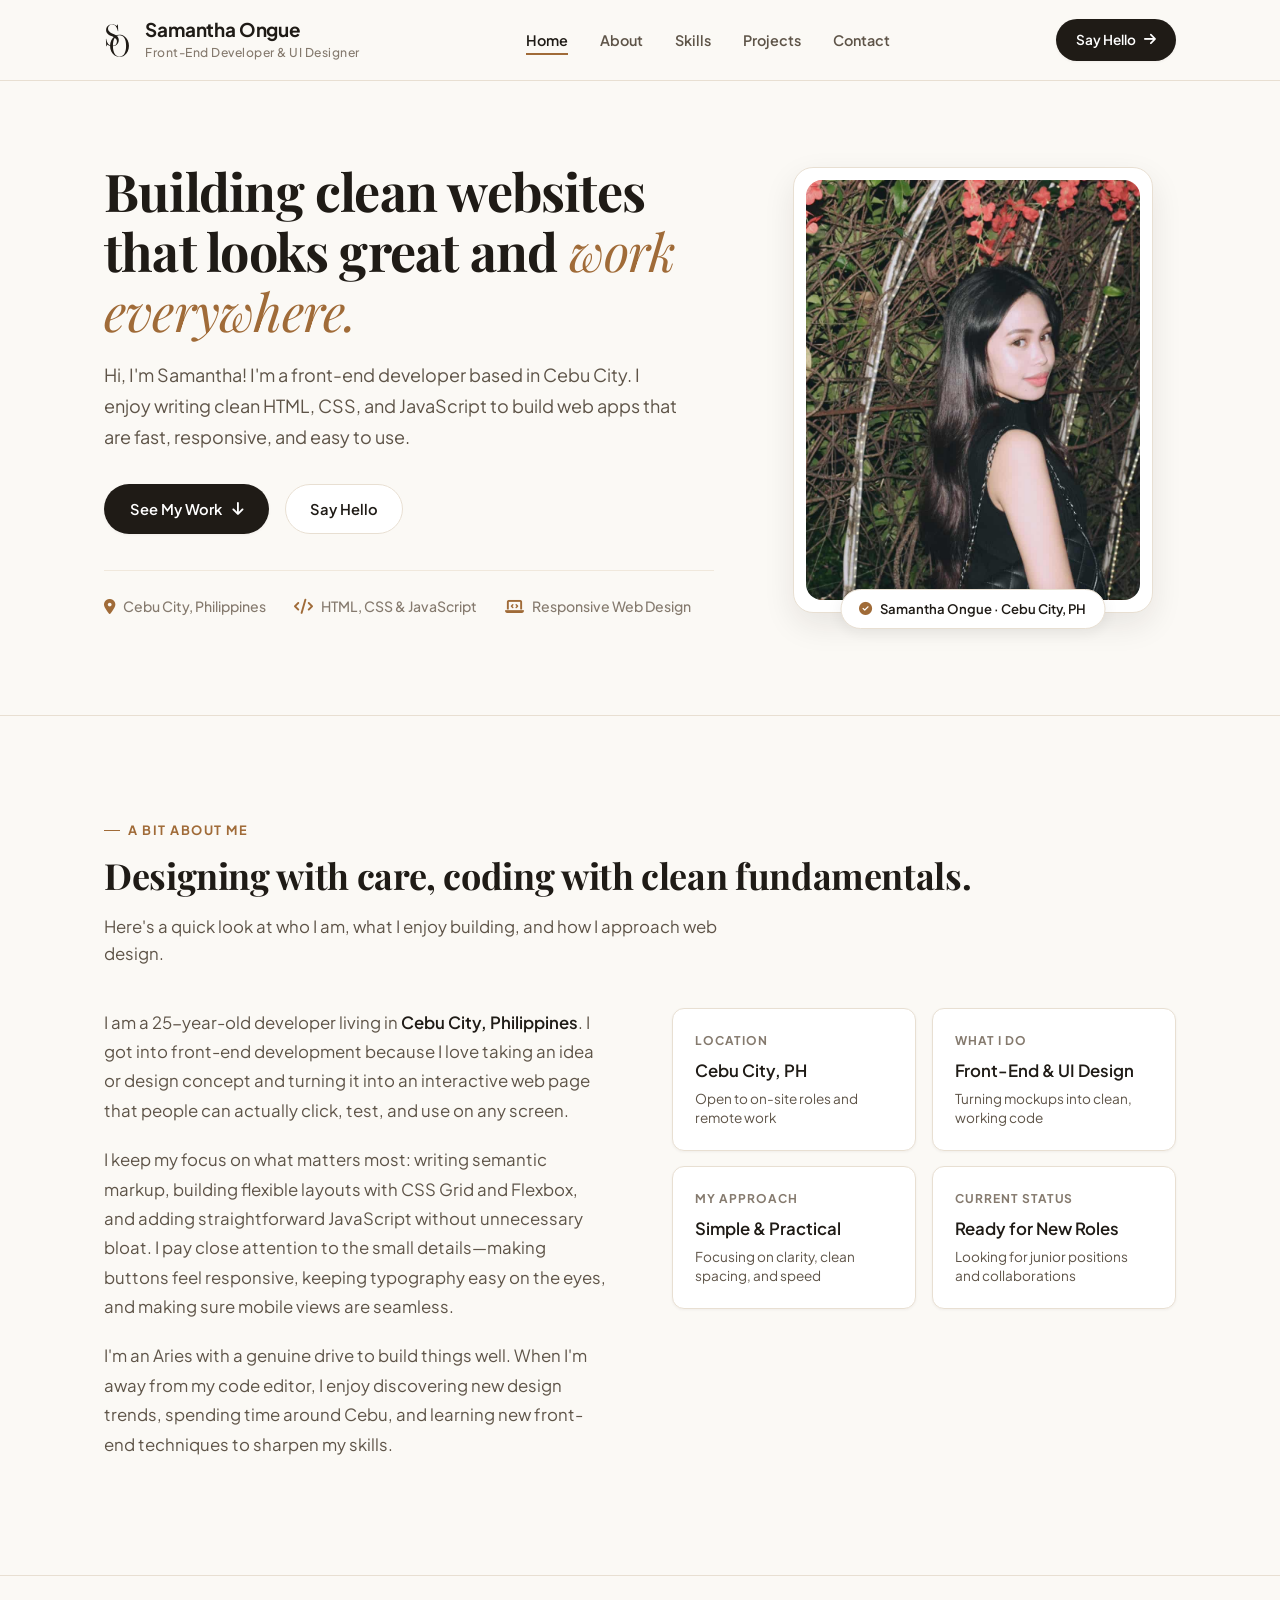
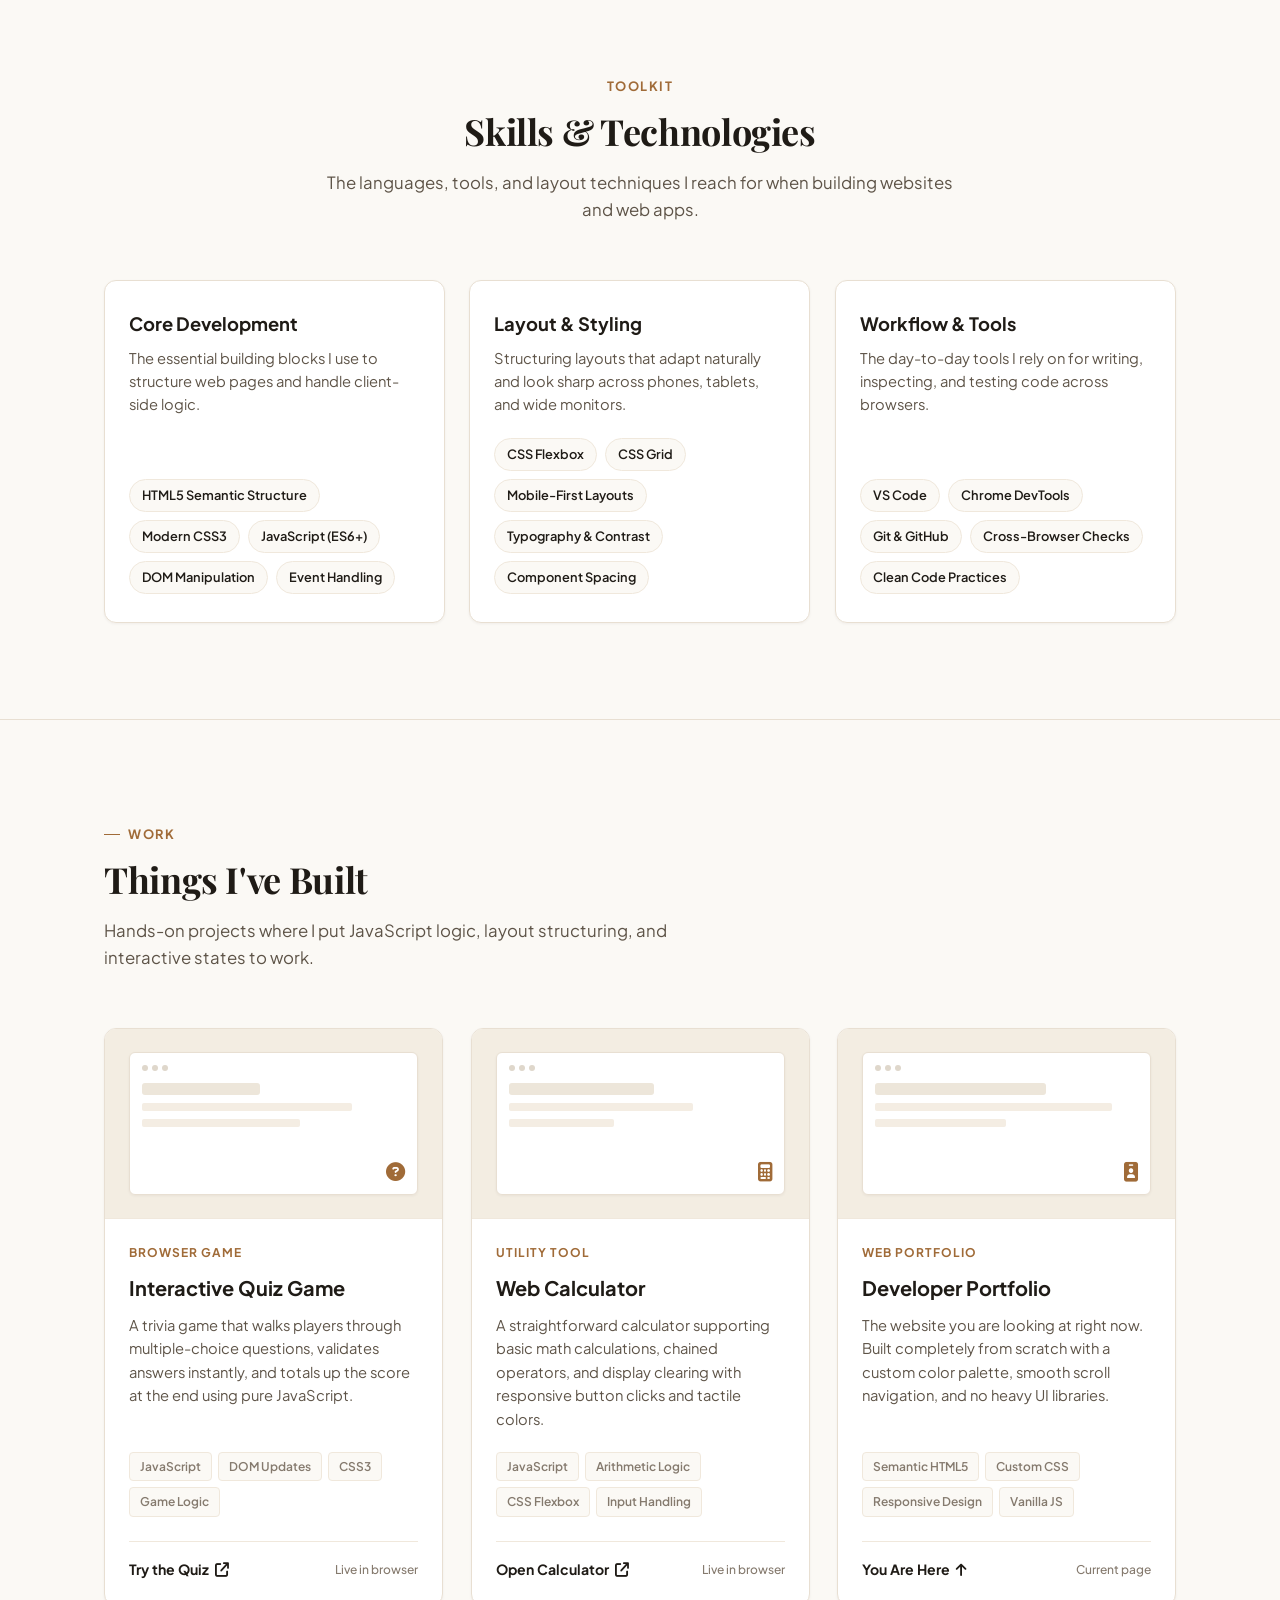
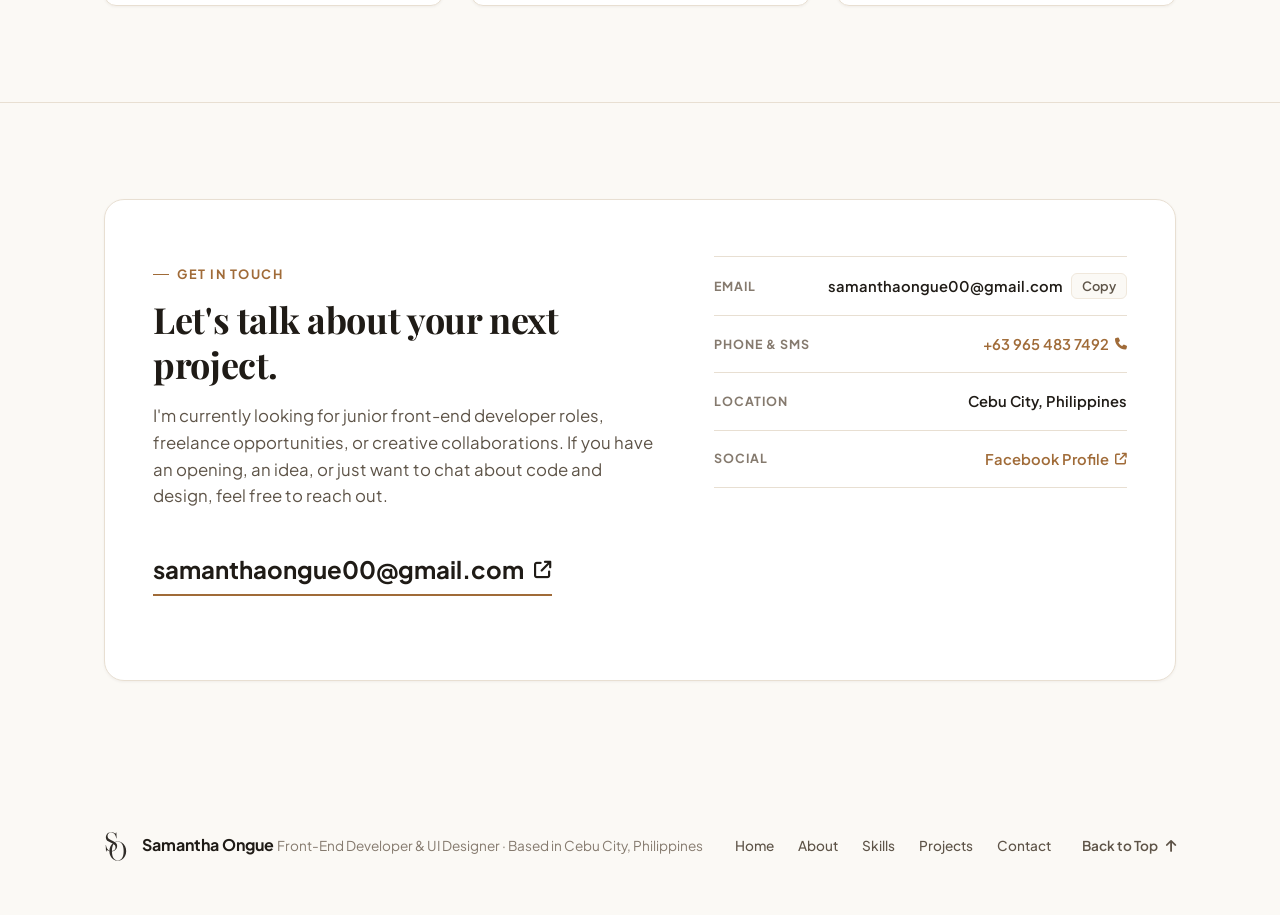
<file: samanthaONGUE.html>
<!DOCTYPE html>
<html lang="en">

<head>
  <meta charset="UTF-8" />
  <meta name="viewport" content="width=device-width, initial-scale=1.0" />
  <title>Samantha Ongue | Front-End Developer & UI Designer</title>
  <meta name="description"
    content="Portfolio of Samantha Ongue, front-end developer and UI designer in Cebu City, Philippines." />

  <!-- Favicon -->
  <link rel="icon" type="image/svg+xml" href="logo.svg" />

  <!-- Typography -->
  <link rel="preconnect" href="https://fonts.googleapis.com">
  <link rel="preconnect" href="https://fonts.gstatic.com" crossorigin>
  <link
    href="https://fonts.googleapis.com/css2?family=Plus+Jakarta+Sans:wght@300;400;500;600;700&family=Playfair+Display:ital,wght@0,600;0,700;1,400&display=swap"
    rel="stylesheet">

  <!-- Font Awesome Icons -->
  <link rel="stylesheet" href="https://cdnjs.cloudflare.com/ajax/libs/font-awesome/6.5.1/css/all.min.css" />

  <!-- Main Stylesheet -->
  <link rel="stylesheet" href="style.css" />
</head>

<body>

  <!-- Site Navigation Header -->
  <header class="site-header" id="site-header">
    <div class="container nav-wrapper">
      <a href="#hero" class="brand-logo" aria-label="Samantha Ongue Home">
        <img src="logo.svg" alt="Samantha Ongue Monogram" class="brand-mark" />
        <div class="brand-text">
          <span class="brand-name">Samantha Ongue</span>
          <span class="brand-role">Front-End Developer & UI Designer</span>
        </div>
      </a>

      <nav aria-label="Main Navigation">
        <ul class="nav-links" id="nav-links">
          <li><a href="#hero" class="nav-link active">Home</a></li>
          <li><a href="#about" class="nav-link">About</a></li>
          <li><a href="#skills" class="nav-link">Skills</a></li>
          <li><a href="#projects" class="nav-link">Projects</a></li>
          <li><a href="#contact" class="nav-link">Contact</a></li>
        </ul>
      </nav>

      <div class="header-actions">
        <a href="#contact" class="btn-header-cta">
          <span>Say Hello</span>
          <i class="fa-solid fa-arrow-right" aria-hidden="true"></i>
        </a>
        <button class="mobile-toggle" id="mobile-toggle" aria-label="Toggle navigation menu" aria-expanded="false">
          <i class="fa-solid fa-bars" id="toggle-icon"></i>
        </button>
      </div>
    </div>
  </header>

  <!-- Main Content Structure -->
  <main>

    <!-- Hero Section -->
    <section class="hero-section" id="hero">
      <div class="container">
        <div class="hero-grid">

          <div class="hero-content">
            <h1 class="hero-headline">
              Building clean websites that looks great and <span class="sub-text">work everywhere.</span>
            </h1>

            <p class="hero-bio">
              Hi, I'm Samantha! I'm a front-end developer based in Cebu City. I enjoy writing clean HTML, CSS, and
              JavaScript to build web apps that are fast, responsive, and easy to use.
            </p>

            <div class="hero-actions">
              <a href="#projects" class="btn-primary">
                <span>See My Work</span>
                <i class="fa-solid fa-arrow-down" aria-hidden="true"></i>
              </a>
              <a href="#contact" class="btn-secondary">
                <span>Say Hello</span>
              </a>
            </div>

            <ul class="hero-meta-list">
              <li class="hero-meta-item">
                <i class="fa-solid fa-location-dot" aria-hidden="true"></i>
                <span>Cebu City, Philippines</span>
              </li>
              <li class="hero-meta-item">
                <i class="fa-solid fa-code" aria-hidden="true"></i>
                <span>HTML, CSS & JavaScript</span>
              </li>
              <li class="hero-meta-item">
                <i class="fa-solid fa-laptop-code" aria-hidden="true"></i>
                <span>Responsive Web Design</span>
              </li>
            </ul>
          </div>

          <div class="hero-visual">
            <div class="portrait-card">
              <div class="portrait-frame">
                <img src="images/samyoung.jpg" alt="Portrait of Samantha Ongue" class="portrait-img" />
              </div>
              <div class="portrait-tag">
                <i class="fa-solid fa-circle-check" aria-hidden="true"></i>
                <span>Samantha Ongue · Cebu City, PH</span>
              </div>
            </div>
          </div>

        </div>
      </div>
    </section>

    <!-- About Section -->
    <section class="section-block" id="about">
      <div class="container reveal-on-scroll">
        <span class="section-label">A Bit About Me</span>
        <h2 class="section-title">Designing with care, coding with clean fundamentals.</h2>
        <p class="section-description">
          Here's a quick look at who I am, what I enjoy building, and how I approach web design.
        </p>

        <div class="about-layout">
          <div class="about-text-content">
            <p>
              I am a 25-year-old developer living in <strong>Cebu City, Philippines</strong>. I got into front-end
              development because I love taking an idea or design concept and turning it into an interactive web page
              that people can actually click, test, and use on any screen.
            </p>
            <p>
              I keep my focus on what matters most: writing semantic markup, building flexible layouts with CSS Grid and
              Flexbox, and adding straightforward JavaScript without unnecessary bloat. I pay close attention to the
              small details—making buttons feel responsive, keeping typography easy on the eyes, and making sure mobile
              views are seamless.
            </p>
            <p>
              I'm an Aries with a genuine drive to build things well. When I'm away from my code editor, I enjoy
              discovering new design trends, spending time around Cebu, and learning new front-end techniques to sharpen
              my skills.
            </p>
          </div>

          <div class="about-facts-grid">
            <div class="fact-card reveal-on-scroll reveal-delay-1">
              <div class="fact-title">Location</div>
              <div class="fact-value">Cebu City, PH</div>
              <div class="fact-desc">Open to on-site roles and remote work</div>
            </div>

            <div class="fact-card reveal-on-scroll reveal-delay-2">
              <div class="fact-title">What I Do</div>
              <div class="fact-value">Front-End & UI Design</div>
              <div class="fact-desc">Turning mockups into clean, working code</div>
            </div>

            <div class="fact-card reveal-on-scroll reveal-delay-3">
              <div class="fact-title">My Approach</div>
              <div class="fact-value">Simple & Practical</div>
              <div class="fact-desc">Focusing on clarity, clean spacing, and speed</div>
            </div>

            <div class="fact-card reveal-on-scroll reveal-delay-4">
              <div class="fact-title">Current Status</div>
              <div class="fact-value">Ready for New Roles</div>
              <div class="fact-desc">Looking for junior positions and collaborations</div>
            </div>
          </div>
        </div>
      </div>
    </section>

    <!-- Skills Section -->
    <section class="section-block" id="skills">
      <div class="container reveal-on-scroll">
        <div class="skills-header">
          <span class="section-label">Toolkit</span>
          <h2 class="section-title">Skills & Technologies</h2>
          <p class="section-description" style="margin-left: auto; margin-right: auto;">
            The languages, tools, and layout techniques I reach for when building websites and web apps.
          </p>
        </div>

        <div class="skills-categories">

          <div class="skill-category-card reveal-on-scroll reveal-delay-1">
            <h3 class="category-title">Core Development</h3>
            <p class="category-intro">
              The essential building blocks I use to structure web pages and handle client-side logic.
            </p>
            <ul class="skill-tag-list">
              <li class="skill-tag">HTML5 Semantic Structure</li>
              <li class="skill-tag">Modern CSS3</li>
              <li class="skill-tag">JavaScript (ES6+)</li>
              <li class="skill-tag">DOM Manipulation</li>
              <li class="skill-tag">Event Handling</li>
            </ul>
          </div>

          <div class="skill-category-card reveal-on-scroll reveal-delay-2">
            <h3 class="category-title">Layout & Styling</h3>
            <p class="category-intro">
              Structuring layouts that adapt naturally and look sharp across phones, tablets, and wide monitors.
            </p>
            <ul class="skill-tag-list">
              <li class="skill-tag">CSS Flexbox</li>
              <li class="skill-tag">CSS Grid</li>
              <li class="skill-tag">Mobile-First Layouts</li>
              <li class="skill-tag">Typography & Contrast</li>
              <li class="skill-tag">Component Spacing</li>
            </ul>
          </div>

          <div class="skill-category-card reveal-on-scroll reveal-delay-3">
            <h3 class="category-title">Workflow & Tools</h3>
            <p class="category-intro">
              The day-to-day tools I rely on for writing, inspecting, and testing code across browsers.
            </p>
            <ul class="skill-tag-list">
              <li class="skill-tag">VS Code</li>
              <li class="skill-tag">Chrome DevTools</li>
              <li class="skill-tag">Git & GitHub</li>
              <li class="skill-tag">Cross-Browser Checks</li>
              <li class="skill-tag">Clean Code Practices</li>
            </ul>
          </div>

        </div>
      </div>
    </section>

    <!-- Projects Section -->
    <section class="section-block" id="projects">
      <div class="container reveal-on-scroll">
        <div class="projects-header">
          <span class="section-label">Work</span>
          <h2 class="section-title">Things I've Built</h2>
          <p class="section-description">
            Hands-on projects where I put JavaScript logic, layout structuring, and interactive states to work.
          </p>
        </div>

        <div class="projects-grid">

          <!-- Project 1: Quiz Application -->
          <article class="project-card reveal-on-scroll reveal-delay-1">
            <div class="project-preview">
              <div class="preview-mockup">
                <div class="mockup-bar">
                  <span class="mockup-dot"></span>
                  <span class="mockup-dot"></span>
                  <span class="mockup-dot"></span>
                </div>
                <div class="mockup-skeleton-title"></div>
                <div class="mockup-skeleton-row"></div>
                <div class="mockup-skeleton-row" style="width: 60%;"></div>
                <i class="fa-solid fa-circle-question mockup-interactive-icon" aria-hidden="true"></i>
              </div>
            </div>

            <div class="project-content">
              <span class="project-type-tag">Browser Game</span>
              <h3 class="project-name">Interactive Quiz Game</h3>
              <p class="project-summary">
                A trivia game that walks players through multiple-choice questions, validates answers instantly, and
                totals up the score at the end using pure JavaScript.
              </p>

              <ul class="project-tech-stack">
                <li class="tech-pill">JavaScript</li>
                <li class="tech-pill">DOM Updates</li>
                <li class="tech-pill">CSS3</li>
                <li class="tech-pill">Game Logic</li>
              </ul>

              <div class="project-card-footer">
                <a href="quiz.html" target="_blank" rel="noopener noreferrer" class="btn-project-link">
                  <span>Try the Quiz</span>
                  <i class="fa-solid fa-arrow-up-right-from-square" aria-hidden="true"></i>
                </a>
                <span class="project-status-note">Live in browser</span>
              </div>
            </div>
          </article>

          <!-- Project 2: Calculator -->
          <article class="project-card reveal-on-scroll reveal-delay-2">
            <div class="project-preview">
              <div class="preview-mockup">
                <div class="mockup-bar">
                  <span class="mockup-dot"></span>
                  <span class="mockup-dot"></span>
                  <span class="mockup-dot"></span>
                </div>
                <div class="mockup-skeleton-title" style="width: 55%;"></div>
                <div class="mockup-skeleton-row" style="width: 70%;"></div>
                <div class="mockup-skeleton-row" style="width: 40%;"></div>
                <i class="fa-solid fa-calculator mockup-interactive-icon" aria-hidden="true"></i>
              </div>
            </div>

            <div class="project-content">
              <span class="project-type-tag">Utility Tool</span>
              <h3 class="project-name">Web Calculator</h3>
              <p class="project-summary">
                A straightforward calculator supporting basic math calculations, chained operators, and display clearing
                with responsive button clicks and tactile colors.
              </p>

              <ul class="project-tech-stack">
                <li class="tech-pill">JavaScript</li>
                <li class="tech-pill">Arithmetic Logic</li>
                <li class="tech-pill">CSS Flexbox</li>
                <li class="tech-pill">Input Handling</li>
              </ul>

              <div class="project-card-footer">
                <a href="calcu.html" target="_blank" rel="noopener noreferrer" class="btn-project-link">
                  <span>Open Calculator</span>
                  <i class="fa-solid fa-arrow-up-right-from-square" aria-hidden="true"></i>
                </a>
                <span class="project-status-note">Live in browser</span>
              </div>
            </div>
          </article>

          <!-- Project 3: Portfolio Redesign -->
          <article class="project-card reveal-on-scroll reveal-delay-3">
            <div class="project-preview">
              <div class="preview-mockup">
                <div class="mockup-bar">
                  <span class="mockup-dot"></span>
                  <span class="mockup-dot"></span>
                  <span class="mockup-dot"></span>
                </div>
                <div class="mockup-skeleton-title" style="width: 65%;"></div>
                <div class="mockup-skeleton-row" style="width: 90%;"></div>
                <div class="mockup-skeleton-row" style="width: 50%;"></div>
                <i class="fa-solid fa-id-badge mockup-interactive-icon" aria-hidden="true"></i>
              </div>
            </div>

            <div class="project-content">
              <span class="project-type-tag">Web Portfolio</span>
              <h3 class="project-name">Developer Portfolio</h3>
              <p class="project-summary">
                The website you are looking at right now. Built completely from scratch with a custom color palette,
                smooth scroll navigation, and no heavy UI libraries.
              </p>

              <ul class="project-tech-stack">
                <li class="tech-pill">Semantic HTML5</li>
                <li class="tech-pill">Custom CSS</li>
                <li class="tech-pill">Responsive Design</li>
                <li class="tech-pill">Vanilla JS</li>
              </ul>

              <div class="project-card-footer">
                <a href="#hero" class="btn-project-link">
                  <span>You Are Here</span>
                  <i class="fa-solid fa-arrow-up" aria-hidden="true"></i>
                </a>
                <span class="project-status-note">Current page</span>
              </div>
            </div>
          </article>

        </div>
      </div>
    </section>

    <!-- Clean, Non-Boring Contact Section -->
    <section class="section-block" id="contact" style="border-bottom: none;">
      <div class="container reveal-on-scroll">
        <div class="contact-card">
          <div class="contact-layout">

            <div>
              <span class="section-label">Get in Touch</span>
              <h2 class="section-title">Let's talk about your next project.</h2>
              <p class="section-description" style="margin-bottom: 24px;">
                I'm currently looking for junior front-end developer roles, freelance opportunities, or creative
                collaborations. If you have an opening, an idea, or just want to chat about code and design, feel free to
                reach out.
              </p>

              <a href="mailto:samanthaongue00@gmail.com" class="contact-main-email" title="Click to send an email">
                <span>samanthaongue00@gmail.com</span>
                <i class="fa-solid fa-arrow-up-right-from-square" style="font-size: 1.1rem;" aria-hidden="true"></i>
              </a>
            </div>

            <div class="contact-directory">
              <div class="contact-entry">
                <span class="contact-entry-label">Email</span>
                <div style="display:flex; align-items:center;">
                  <span class="contact-entry-value">samanthaongue00@gmail.com</span>
                  <button class="btn-copy-inline" id="copy-email-btn" title="Copy to clipboard">Copy</button>
                </div>
              </div>

              <div class="contact-entry">
                <span class="contact-entry-label">Phone & SMS</span>
                <a href="tel:+639654837492" class="contact-entry-link">
                  <span>+63 965 483 7492</span>
                  <i class="fa-solid fa-phone" style="font-size: 0.75rem;" aria-hidden="true"></i>
                </a>
              </div>

              <div class="contact-entry">
                <span class="contact-entry-label">Location</span>
                <span class="contact-entry-value">Cebu City, Philippines</span>
              </div>

              <div class="contact-entry">
                <span class="contact-entry-label">Social</span>
                <a href="https://www.facebook.com/sam.imperial.334" target="_blank" rel="noopener noreferrer"
                  class="contact-entry-link">
                  <span>Facebook Profile</span>
                  <i class="fa-solid fa-arrow-up-right-from-square" style="font-size: 0.75rem;" aria-hidden="true"></i>
                </a>
              </div>
            </div>

          </div>
        </div>
      </div>
    </section>

  </main>

  <!-- Site Footer -->
  <footer class="site-footer">
    <div class="container footer-content">
      <div class="footer-left">
        <div class="footer-brand-wrap">
          <img src="logo.svg" alt="Samantha Ongue Monogram" class="footer-mark" />
          <div>
            <span class="footer-author">Samantha Ongue</span>
            <span class="footer-copyright">Front-End Developer & UI Designer · Based in Cebu City, Philippines</span>
          </div>
        </div>
      </div>

      <ul class="footer-links">
        <li><a href="#hero">Home</a></li>
        <li><a href="#about">About</a></li>
        <li><a href="#skills">Skills</a></li>
        <li><a href="#projects">Projects</a></li>
        <li><a href="#contact">Contact</a></li>
      </ul>

      <div>
        <a href="#hero" class="back-to-top" id="back-to-top" aria-label="Back to top of page">
          <span>Back to Top</span>
          <i class="fa-solid fa-arrow-up" aria-hidden="true"></i>
        </a>
      </div>
    </div>
  </footer>

  <!-- Toast Notification for Copy Action -->
  <div class="toast-notice" id="toast-notice" role="status" aria-live="polite">
    <i class="fa-solid fa-check" aria-hidden="true"></i>
    <span>Email copied to clipboard!</span>
  </div>

  <!-- Interactive JavaScript logic -->
  <script>
    // 1. Always reset scroll to the top on page refresh
    if ('scrollRestoration' in history) {
      history.scrollRestoration = 'manual';
    }
    window.scrollTo(0, 0);

    window.addEventListener('beforeunload', () => {
      window.scrollTo(0, 0);
    });

    if (window.location.hash) {
      history.replaceState(null, '', window.location.pathname);
    }

    document.addEventListener('DOMContentLoaded', () => {
      // Immediate reset to ensure top scroll on reload
      window.scrollTo({ top: 0, left: 0, behavior: 'instant' });

      // 2. Smooth Scroll Reveal on Scroll (IntersectionObserver)
      const revealElements = document.querySelectorAll('.reveal-on-scroll');
      if ('IntersectionObserver' in window) {
        const revealObserver = new IntersectionObserver((entries, observer) => {
          entries.forEach(entry => {
            if (entry.isIntersecting) {
              entry.target.classList.add('is-visible');
              observer.unobserve(entry.target);
            }
          });
        }, {
          threshold: 0.1,
          rootMargin: '0px 0px -30px 0px'
        });

        revealElements.forEach(el => revealObserver.observe(el));
      } else {
        revealElements.forEach(el => el.classList.add('is-visible'));
      }

      // 3. Smooth Offset Scrolling for All Anchor Links & Back to Top
      const backToTopBtn = document.getElementById('back-to-top');
      if (backToTopBtn) {
        backToTopBtn.addEventListener('click', (e) => {
          e.preventDefault();
          window.scrollTo({
            top: 0,
            behavior: 'smooth'
          });
        });
      }

      document.querySelectorAll('a[href^="#"]').forEach(anchor => {
        anchor.addEventListener('click', function (e) {
          const targetId = this.getAttribute('href');
          if (targetId === '#') return;

          // Always glide cleanly to top for hero or header links
          if (targetId === '#hero' || targetId === '#site-header' || this.id === 'back-to-top') {
            e.preventDefault();
            window.scrollTo({
              top: 0,
              behavior: 'smooth'
            });
            return;
          }

          const targetElement = document.querySelector(targetId);
          if (targetElement) {
            e.preventDefault();
            const headerHeight = document.getElementById('site-header')?.offsetHeight || 72;
            const targetOffset = targetElement.offsetTop - headerHeight;

            window.scrollTo({
              top: Math.max(0, targetOffset),
              behavior: 'smooth'
            });
          }
        });
      });

      // Mobile Navigation Drawer Toggle
      const mobileToggle = document.getElementById('mobile-toggle');
      const navLinks = document.getElementById('nav-links');
      const toggleIcon = document.getElementById('toggle-icon');

      if (mobileToggle && navLinks) {
        mobileToggle.addEventListener('click', () => {
          const isOpen = navLinks.classList.toggle('open');
          mobileToggle.setAttribute('aria-expanded', isOpen);
          if (isOpen) {
            toggleIcon.classList.remove('fa-bars');
            toggleIcon.classList.add('fa-xmark');
          } else {
            toggleIcon.classList.remove('fa-xmark');
            toggleIcon.classList.add('fa-bars');
          }
        });

        // Close mobile nav when clicking a link
        navLinks.querySelectorAll('a').forEach(link => {
          link.addEventListener('click', () => {
            navLinks.classList.remove('open');
            mobileToggle.setAttribute('aria-expanded', 'false');
            toggleIcon.classList.remove('fa-xmark');
            toggleIcon.classList.add('fa-bars');
          });
        });
      }

      // Smooth Active Nav Highlighting on Scroll
      const sections = document.querySelectorAll('section[id]');
      const navItems = document.querySelectorAll('.nav-link');

      window.addEventListener('scroll', () => {
        let currentSectionId = '';
        const scrollPosition = window.scrollY + 120;

        sections.forEach(section => {
          const sectionTop = section.offsetTop;
          const sectionHeight = section.offsetHeight;
          if (scrollPosition >= sectionTop && scrollPosition < sectionTop + sectionHeight) {
            currentSectionId = section.getAttribute('id');
          }
        });

        navItems.forEach(link => {
          link.classList.remove('active');
          if (link.getAttribute('href') === `#${currentSectionId}`) {
            link.classList.add('active');
          }
        });
      });

      // Quick Copy Email to Clipboard
      const copyBtn = document.getElementById('copy-email-btn');
      const toast = document.getElementById('toast-notice');
      const emailText = 'samanthaongue00@gmail.com';

      if (copyBtn && toast) {
        copyBtn.addEventListener('click', async () => {
          try {
            await navigator.clipboard.writeText(emailText);
            toast.classList.add('visible');
            setTimeout(() => {
              toast.classList.remove('visible');
            }, 3000);
          } catch (err) {
            const tempInput = document.createElement('input');
            tempInput.value = emailText;
            document.body.appendChild(tempInput);
            tempInput.select();
            document.execCommand('copy');
            document.body.removeChild(tempInput);
            toast.classList.add('visible');
            setTimeout(() => {
              toast.classList.remove('visible');
            }, 3000);
          }
        });
      }
    });
  </script>

</body>

</html>
</file>
<file: style.css>
/* ==========================================================================
   Samantha Ongue - Portfolio Stylesheet
   Warm Editorial Aesthetic (Vanilla CSS)
   ========================================================================== */

:root {
  /* Warm Editorial Palette */
  --bg-canvas: #fbf9f5;
  --bg-surface: #ffffff;
  --bg-subtle: #f3ede2;
  --bg-accent-subtle: #ebdfce;

  --text-main: #1f1b16;
  --text-muted: #5e5448;
  --text-soft: #857a6e;
  --text-on-dark: #ffffff;

  --border-light: #e8dfd2;
  --border-subtle: #f0e8dc;
  --border-focus: #1f1b16;

  --brand-primary: #1f1b16;
  --brand-accent: #a06b38;
  --brand-accent-hover: #865629;
  --brand-slate: #243447;

  --shadow-sm: 0 1px 3px rgba(31, 27, 22, 0.05);
  --shadow-md: 0 4px 16px rgba(31, 27, 22, 0.07);
  --shadow-lg: 0 12px 32px rgba(31, 27, 22, 0.09);

  --radius-sm: 6px;
  --radius-md: 12px;
  --radius-lg: 20px;
  --radius-pill: 9999px;

  --container-max: 1120px;
  --transition-base: all 0.25s cubic-bezier(0.16, 1, 0.3, 1);
}

/* Reset & Base */
*,
*::before,
*::after {
  box-sizing: border-box;
  margin: 0;
  padding: 0;
}

html {
  scroll-behavior: smooth;
  font-size: 16px;
}

body {
  font-family: 'Plus Jakarta Sans', -apple-system, BlinkMacSystemFont, sans-serif;
  background-color: var(--bg-canvas);
  color: var(--text-main);
  line-height: 1.65;
  -webkit-font-smoothing: antialiased;
  -moz-osx-font-smoothing: grayscale;
}

a {
  color: inherit;
  text-decoration: none;
  transition: var(--transition-base);
}

img {
  max-width: 100%;
  height: auto;
  display: block;
}

button {
  font-family: inherit;
  border: none;
  background: none;
  cursor: pointer;
}

.container {
  width: 100%;
  max-width: var(--container-max);
  margin-left: auto;
  margin-right: auto;
  padding-left: 24px;
  padding-right: 24px;
}

/* Section Headers */
.section-label {
  display: inline-flex;
  align-items: center;
  gap: 8px;
  font-size: 0.8rem;
  font-weight: 700;
  letter-spacing: 0.12em;
  text-transform: uppercase;
  color: var(--brand-accent);
  margin-bottom: 12px;
}

.section-label::before {
  content: '';
  display: inline-block;
  width: 16px;
  height: 1.5px;
  background-color: var(--brand-accent);
}

.section-title {
  font-family: 'Playfair Display', Georgia, serif;
  font-size: 2.25rem;
  font-weight: 700;
  color: var(--text-main);
  line-height: 1.25;
  margin-bottom: 16px;
  letter-spacing: -0.01em;
}

.section-description {
  font-size: 1.05rem;
  color: var(--text-muted);
  max-width: 640px;
  line-height: 1.6;
}

/* Site Header */
.site-header {
  position: sticky;
  top: 0;
  z-index: 1000;
  background: rgba(251, 249, 245, 0.94);
  backdrop-filter: blur(12px);
  -webkit-backdrop-filter: blur(12px);
  border-bottom: 1px solid var(--border-light);
  padding: 16px 0;
  transition: var(--transition-base);
}

.site-header .nav-wrapper {
  display: flex;
  justify-content: space-between;
  align-items: center;
}

.brand-logo {
  display: flex;
  align-items: center;
  gap: 14px;
}

/* Adjusted logo: enlarged slightly for a confident, crisp visual presence */
.brand-mark {
  height: 48px;
  width: auto;
  display: block;
  transition: transform 0.25s cubic-bezier(0.16, 1, 0.3, 1);
}

.brand-logo:hover .brand-mark {
  transform: scale(1.06);
}

.brand-text {
  display: flex;
  flex-direction: column;
}

.brand-name {
  font-weight: 700;
  font-size: 1.18rem;
  color: var(--text-main);
  letter-spacing: -0.01em;
  line-height: 1.2;
}

.brand-role {
  font-size: 0.76rem;
  color: var(--text-soft);
  font-weight: 500;
  letter-spacing: 0.04em;
  margin-top: 2px;
}

.nav-links {
  display: flex;
  align-items: center;
  gap: 32px;
  list-style: none;
}

.nav-links a {
  font-size: 0.9rem;
  font-weight: 600;
  color: var(--text-muted);
  padding: 6px 0;
  position: relative;
}

.nav-links a::after {
  content: '';
  position: absolute;
  bottom: 0;
  left: 0;
  width: 0%;
  height: 2px;
  background-color: var(--brand-accent);
  transition: width 0.25s ease;
}

.nav-links a:hover,
.nav-links a.active {
  color: var(--text-main);
}

.nav-links a:hover::after,
.nav-links a.active::after {
  width: 100%;
}

.header-actions {
  display: flex;
  align-items: center;
  gap: 16px;
}

.btn-header-cta {
  display: inline-flex;
  align-items: center;
  gap: 8px;
  padding: 10px 20px;
  font-size: 0.85rem;
  font-weight: 600;
  background: var(--brand-primary);
  color: var(--text-on-dark);
  border-radius: var(--radius-pill);
  box-shadow: var(--shadow-sm);
}

.btn-header-cta:hover {
  background: #332d26;
  transform: translateY(-1px);
}

.mobile-toggle {
  display: none;
  font-size: 1.25rem;
  color: var(--text-main);
  padding: 8px;
}

/* Hero Section */
.hero-section {
  padding: 80px 0 96px 0;
  border-bottom: 1px solid var(--border-light);
}

.hero-grid {
  display: grid;
  grid-template-columns: 1.2fr 0.8fr;
  gap: 56px;
  align-items: center;
}

.hero-headline {
  font-family: 'Playfair Display', Georgia, serif;
  font-size: 3.25rem;
  line-height: 1.15;
  font-weight: 700;
  letter-spacing: -0.015em;
  color: var(--text-main);
  margin-bottom: 20px;
}

.hero-headline .sub-text {
  font-style: italic;
  color: var(--brand-accent);
  font-weight: 400;
}

.hero-bio {
  font-size: 1.125rem;
  color: var(--text-muted);
  line-height: 1.7;
  margin-bottom: 32px;
  max-width: 580px;
}

.hero-actions {
  display: flex;
  flex-wrap: wrap;
  align-items: center;
  gap: 16px;
  margin-bottom: 36px;
}

.btn-primary {
  display: inline-flex;
  align-items: center;
  gap: 10px;
  padding: 13px 26px;
  font-size: 0.92rem;
  font-weight: 600;
  background: var(--brand-primary);
  color: var(--text-on-dark);
  border-radius: var(--radius-pill);
  box-shadow: var(--shadow-sm);
}

.btn-primary:hover {
  background: #362f27;
  transform: translateY(-2px);
  box-shadow: var(--shadow-md);
}

.btn-secondary {
  display: inline-flex;
  align-items: center;
  gap: 10px;
  padding: 12px 24px;
  font-size: 0.92rem;
  font-weight: 600;
  background: var(--bg-surface);
  color: var(--text-main);
  border: 1px solid var(--border-light);
  border-radius: var(--radius-pill);
}

.btn-secondary:hover {
  border-color: var(--text-main);
  background: #ffffff;
  transform: translateY(-2px);
}

.hero-meta-list {
  display: flex;
  gap: 28px;
  list-style: none;
  padding-top: 24px;
  border-top: 1px solid var(--border-subtle);
}

.hero-meta-item {
  display: flex;
  align-items: center;
  gap: 8px;
  font-size: 0.88rem;
  color: var(--text-soft);
  font-weight: 500;
}

.hero-meta-item i {
  color: var(--brand-accent);
  font-size: 0.95rem;
}

/* Hero Portrait */
.hero-visual {
  position: relative;
  display: flex;
  justify-content: center;
}

.portrait-card {
  position: relative;
  width: 100%;
  max-width: 360px;
}

.portrait-frame {
  position: relative;
  border-radius: var(--radius-lg);
  padding: 12px;
  background: var(--bg-surface);
  border: 1px solid var(--border-light);
  box-shadow: var(--shadow-lg);
}

.portrait-img {
  width: 100%;
  height: 420px;
  object-fit: cover;
  border-radius: calc(var(--radius-lg) - 4px);
}

.portrait-tag {
  position: absolute;
  bottom: -16px;
  left: 50%;
  transform: translateX(-50%);
  background: var(--bg-surface);
  border: 1px solid var(--border-light);
  padding: 8px 18px;
  border-radius: var(--radius-pill);
  box-shadow: var(--shadow-md);
  display: flex;
  align-items: center;
  gap: 8px;
  font-size: 0.82rem;
  font-weight: 600;
  color: var(--text-main);
  white-space: nowrap;
}

.portrait-tag i {
  color: var(--brand-accent);
}

/* Section Block Shared */
.section-block {
  padding: 96px 0;
  border-bottom: 1px solid var(--border-light);
}

/* About Section */
.about-layout {
  display: grid;
  grid-template-columns: 1fr 1fr;
  gap: 64px;
  align-items: start;
  margin-top: 40px;
}

.about-text-content p {
  font-size: 1.05rem;
  color: var(--text-muted);
  line-height: 1.75;
  margin-bottom: 20px;
}

.about-text-content p strong {
  color: var(--text-main);
  font-weight: 600;
}

.about-facts-grid {
  display: grid;
  grid-template-columns: repeat(2, 1fr);
  gap: 16px;
}

/* Fact cards without icons: clean typography focus */
.fact-card {
  background: var(--bg-surface);
  border: 1px solid var(--border-light);
  border-radius: var(--radius-md);
  padding: 22px;
  box-shadow: var(--shadow-sm);
  transition: var(--transition-base);
}

.fact-card:hover {
  border-color: var(--brand-accent);
  transform: translateY(-2px);
}

.fact-title {
  font-size: 0.75rem;
  font-weight: 700;
  text-transform: uppercase;
  letter-spacing: 0.08em;
  color: var(--text-soft);
  margin-bottom: 6px;
}

.fact-value {
  font-size: 1.05rem;
  font-weight: 600;
  color: var(--text-main);
  margin-bottom: 4px;
}

.fact-desc {
  font-size: 0.85rem;
  color: var(--text-muted);
  line-height: 1.45;
}

/* Skills Section */
.skills-header {
  text-align: center;
  max-width: 680px;
  margin: 0 auto 56px auto;
}

.skills-header .section-label {
  justify-content: center;
}

.skills-header .section-label::before {
  display: none;
}

.skills-categories {
  display: grid;
  grid-template-columns: repeat(3, 1fr);
  gap: 24px;
}

/* Skill category cards without icons: clean, balanced typography */
.skill-category-card {
  background: var(--bg-surface);
  border: 1px solid var(--border-light);
  border-radius: var(--radius-md);
  padding: 28px 24px;
  box-shadow: var(--shadow-sm);
  transition: var(--transition-base);
  display: flex;
  flex-direction: column;
}

.skill-category-card:hover {
  transform: translateY(-4px);
  box-shadow: var(--shadow-md);
  border-color: var(--brand-accent);
}

.category-title {
  font-size: 1.15rem;
  font-weight: 700;
  color: var(--text-main);
  margin-bottom: 8px;
}

.category-intro {
  font-size: 0.92rem;
  color: var(--text-muted);
  line-height: 1.55;
  margin-bottom: 22px;
  min-height: 44px;
}

.skill-tag-list {
  display: flex;
  flex-wrap: wrap;
  gap: 8px;
  list-style: none;
  margin-top: auto;
}

.skill-tag {
  background: var(--bg-canvas);
  border: 1px solid var(--border-subtle);
  padding: 5px 12px;
  border-radius: var(--radius-pill);
  font-size: 0.8rem;
  font-weight: 600;
  color: var(--text-main);
  transition: var(--transition-base);
}

.skill-tag:hover {
  background: var(--bg-subtle);
  border-color: var(--brand-accent);
}

/* Projects Section */
.projects-header {
  margin-bottom: 56px;
}

.projects-grid {
  display: grid;
  grid-template-columns: repeat(3, 1fr);
  gap: 28px;
}

.project-card {
  background: var(--bg-surface);
  border: 1px solid var(--border-light);
  border-radius: var(--radius-md);
  overflow: hidden;
  display: flex;
  flex-direction: column;
  box-shadow: var(--shadow-sm);
  transition: var(--transition-base);
}

.project-card:hover {
  transform: translateY(-5px);
  box-shadow: var(--shadow-lg);
  border-color: var(--border-focus);
}

.project-preview {
  height: 190px;
  background: var(--bg-subtle);
  position: relative;
  display: flex;
  align-items: center;
  justify-content: center;
  border-bottom: 1px solid var(--border-subtle);
  overflow: hidden;
}

.preview-mockup {
  width: 86%;
  height: 76%;
  background: #ffffff;
  border: 1px solid var(--border-light);
  border-radius: var(--radius-sm);
  box-shadow: var(--shadow-sm);
  display: flex;
  flex-direction: column;
  padding: 12px;
  gap: 8px;
  transition: var(--transition-base);
}

.project-card:hover .preview-mockup {
  transform: scale(1.03);
}

.mockup-bar {
  display: flex;
  gap: 4px;
  margin-bottom: 4px;
}

.mockup-dot {
  width: 6px;
  height: 6px;
  border-radius: 50%;
  background: #dfd7cb;
}

.mockup-skeleton-title {
  height: 12px;
  width: 45%;
  background: #ede6da;
  border-radius: 3px;
}

.mockup-skeleton-row {
  height: 8px;
  width: 80%;
  background: #f4ede3;
  border-radius: 2px;
}

.mockup-interactive-icon {
  margin-top: auto;
  align-self: flex-end;
  color: var(--brand-accent);
  font-size: 1.2rem;
}

.project-content {
  padding: 24px;
  display: flex;
  flex-direction: column;
  flex-grow: 1;
}

.project-type-tag {
  font-size: 0.75rem;
  font-weight: 700;
  letter-spacing: 0.08em;
  text-transform: uppercase;
  color: var(--brand-accent);
  margin-bottom: 8px;
}

.project-name {
  font-size: 1.25rem;
  font-weight: 700;
  color: var(--text-main);
  margin-bottom: 10px;
}

.project-summary {
  font-size: 0.92rem;
  color: var(--text-muted);
  line-height: 1.6;
  margin-bottom: 20px;
  flex-grow: 1;
}

.project-tech-stack {
  display: flex;
  flex-wrap: wrap;
  gap: 6px;
  list-style: none;
  margin-bottom: 24px;
}

.tech-pill {
  font-size: 0.75rem;
  font-weight: 600;
  color: var(--text-soft);
  background: var(--bg-canvas);
  padding: 4px 10px;
  border-radius: 4px;
  border: 1px solid var(--border-subtle);
}

.project-card-footer {
  display: flex;
  align-items: center;
  justify-content: space-between;
  padding-top: 16px;
  border-top: 1px solid var(--border-subtle);
}

.btn-project-link {
  display: inline-flex;
  align-items: center;
  gap: 6px;
  font-size: 0.88rem;
  font-weight: 700;
  color: var(--text-main);
}

.btn-project-link:hover {
  color: var(--brand-accent);
  gap: 10px;
}

.project-status-note {
  font-size: 0.75rem;
  color: var(--text-soft);
  font-weight: 500;
}

/* Clean, Non-Boring Contact Section */
.contact-card {
  background: var(--bg-surface);
  border: 1px solid var(--border-light);
  border-radius: var(--radius-lg);
  padding: 56px 48px;
  box-shadow: var(--shadow-sm);
}

.contact-layout {
  display: grid;
  grid-template-columns: 1.1fr 0.9fr;
  gap: 56px;
  align-items: start;
}

.contact-main-email {
  display: inline-flex;
  align-items: center;
  gap: 10px;
  font-size: 1.5rem;
  font-weight: 700;
  color: var(--text-main);
  margin: 16px 0 28px 0;
  border-bottom: 2px solid var(--brand-accent);
  padding-bottom: 4px;
  word-break: break-all;
}

.contact-main-email:hover {
  color: var(--brand-accent);
}

.contact-directory {
  display: flex;
  flex-direction: column;
  border-top: 1px solid var(--border-light);
}

.contact-entry {
  display: flex;
  justify-content: space-between;
  align-items: center;
  padding: 16px 0;
  border-bottom: 1px solid var(--border-light);
  font-size: 0.92rem;
}

.contact-entry-label {
  font-size: 0.78rem;
  font-weight: 700;
  text-transform: uppercase;
  letter-spacing: 0.08em;
  color: var(--text-soft);
}

.contact-entry-value {
  font-weight: 600;
  color: var(--text-main);
}

.contact-entry-link {
  color: var(--brand-accent);
  font-weight: 600;
  display: inline-flex;
  align-items: center;
  gap: 6px;
}

.contact-entry-link:hover {
  text-decoration: underline;
}

.btn-copy-inline {
  font-size: 0.8rem;
  font-weight: 600;
  padding: 4px 10px;
  background: var(--bg-canvas);
  border: 1px solid var(--border-subtle);
  border-radius: var(--radius-sm);
  color: var(--text-muted);
  cursor: pointer;
  margin-left: 8px;
  transition: var(--transition-base);
}

.btn-copy-inline:hover {
  background: var(--bg-subtle);
  color: var(--text-main);
}

/* Footer */
.site-footer {
  padding: 48px 0;
  background: var(--bg-canvas);
}

.footer-content {
  display: flex;
  justify-content: space-between;
  align-items: center;
  flex-wrap: wrap;
  gap: 24px;
}

.footer-left {
  display: flex;
  flex-direction: column;
  gap: 4px;
}

.footer-brand-wrap {
  display: flex;
  align-items: center;
  gap: 14px;
}

/* Enlarged slightly to complement the header branding */
.footer-mark {
  height: 42px;
  width: auto;
  opacity: 0.92;
}

.footer-author {
  font-weight: 700;
  font-size: 1rem;
  color: var(--text-main);
}

.footer-copyright {
  font-size: 0.85rem;
  color: var(--text-soft);
}

.footer-links {
  display: flex;
  gap: 24px;
  list-style: none;
}

.footer-links a {
  font-size: 0.85rem;
  font-weight: 500;
  color: var(--text-muted);
}

.footer-links a:hover {
  color: var(--text-main);
}

.back-to-top {
  display: inline-flex;
  align-items: center;
  gap: 8px;
  font-size: 0.85rem;
  font-weight: 600;
  color: var(--text-muted);
  cursor: pointer;
  transition: color 0.2s ease;
  user-select: none;
}

.back-to-top i {
  transition: transform 0.2s cubic-bezier(0.16, 1, 0.3, 1);
}

.back-to-top:hover {
  color: var(--brand-accent);
}

.back-to-top:hover i {
  transform: translateY(-3px);
}

/* Copy toast notice */
.toast-notice {
  position: fixed;
  bottom: 24px;
  right: 24px;
  background: var(--brand-primary);
  color: var(--text-on-dark);
  padding: 12px 20px;
  border-radius: var(--radius-md);
  font-size: 0.88rem;
  font-weight: 600;
  box-shadow: var(--shadow-lg);
  transform: translateY(100px);
  opacity: 0;
  transition: all 0.3s cubic-bezier(0.16, 1, 0.3, 1);
  z-index: 2000;
  display: flex;
  align-items: center;
  gap: 10px;
}

.toast-notice.visible {
  transform: translateY(0);
  opacity: 1;
}

/* Responsive */
@media (max-width: 992px) {
  .hero-grid {
    grid-template-columns: 1fr;
    gap: 48px;
    text-align: center;
  }

  .hero-headline {
    font-size: 2.75rem;
  }

  .hero-bio {
    margin-left: auto;
    margin-right: auto;
  }

  .hero-actions {
    justify-content: center;
  }

  .hero-meta-list {
    justify-content: center;
  }

  .hero-visual {
    order: -1;
  }

  .portrait-card {
    max-width: 280px;
  }

  .portrait-img {
    height: 330px;
  }

  .about-layout {
    grid-template-columns: 1fr;
    gap: 40px;
  }

  .skills-categories {
    grid-template-columns: 1fr;
  }

  .projects-grid {
    grid-template-columns: 1fr;
    max-width: 520px;
    margin-left: auto;
    margin-right: auto;
  }

  .contact-layout {
    grid-template-columns: 1fr;
    gap: 40px;
  }

  .contact-main-email {
    font-size: 1.25rem;
  }
}

@media (max-width: 768px) {
  .site-header {
    padding: 14px 0;
  }

  .nav-links {
    display: none;
    position: absolute;
    top: 100%;
    left: 0;
    right: 0;
    background: var(--bg-surface);
    flex-direction: column;
    padding: 20px 24px;
    gap: 16px;
    border-bottom: 1px solid var(--border-light);
    box-shadow: var(--shadow-md);
  }

  .nav-links.open {
    display: flex;
  }

  .mobile-toggle {
    display: block;
  }

  .btn-header-cta {
    display: none;
  }

  .hero-section {
    padding: 48px 0 64px 0;
  }

  .hero-headline {
    font-size: 2.25rem;
  }

  .section-block {
    padding: 64px 0;
  }

  .about-facts-grid {
    grid-template-columns: 1fr;
  }

  .contact-card {
    padding: 32px 20px;
  }

  .contact-entry {
    flex-direction: column;
    align-items: flex-start;
    gap: 6px;
  }

  .footer-content {
    flex-direction: column;
    text-align: center;
    gap: 20px;
  }

  .footer-links {
    justify-content: center;
  }
}

/* Smooth Entrance & Reveal Animations */
@keyframes heroSlideUp {
  from {
    opacity: 0;
    transform: translateY(22px);
  }
  to {
    opacity: 1;
    transform: translateY(0);
  }
}

.hero-content > * {
  animation: heroSlideUp 0.8s cubic-bezier(0.16, 1, 0.3, 1) both;
}

.hero-content .hero-headline {
  animation-delay: 0.08s;
}

.hero-content .hero-bio {
  animation-delay: 0.16s;
}

.hero-content .hero-actions {
  animation-delay: 0.24s;
}

.hero-content .hero-meta-list {
  animation-delay: 0.32s;
}

.portrait-card {
  animation: heroSlideUp 0.9s cubic-bezier(0.16, 1, 0.3, 1) both;
  animation-delay: 0.2s;
}

/* Scroll Reveal Motion */
.reveal-on-scroll {
  opacity: 0;
  transform: translateY(24px);
  transition: opacity 0.75s cubic-bezier(0.16, 1, 0.3, 1), transform 0.75s cubic-bezier(0.16, 1, 0.3, 1);
  will-change: opacity, transform;
}

.reveal-on-scroll.is-visible {
  opacity: 1;
  transform: translateY(0);
}

.reveal-delay-1 { transition-delay: 0.08s; }
.reveal-delay-2 { transition-delay: 0.16s; }
.reveal-delay-3 { transition-delay: 0.24s; }
.reveal-delay-4 { transition-delay: 0.32s; }

@media (prefers-reduced-motion: reduce) {
  *, *::before, *::after {
    animation-duration: 0.01ms !important;
    animation-iteration-count: 1 !important;
    transition-duration: 0.01ms !important;
    scroll-behavior: auto !important;
  }
  .reveal-on-scroll {
    opacity: 1 !important;
    transform: none !important;
  }
}
</file>
